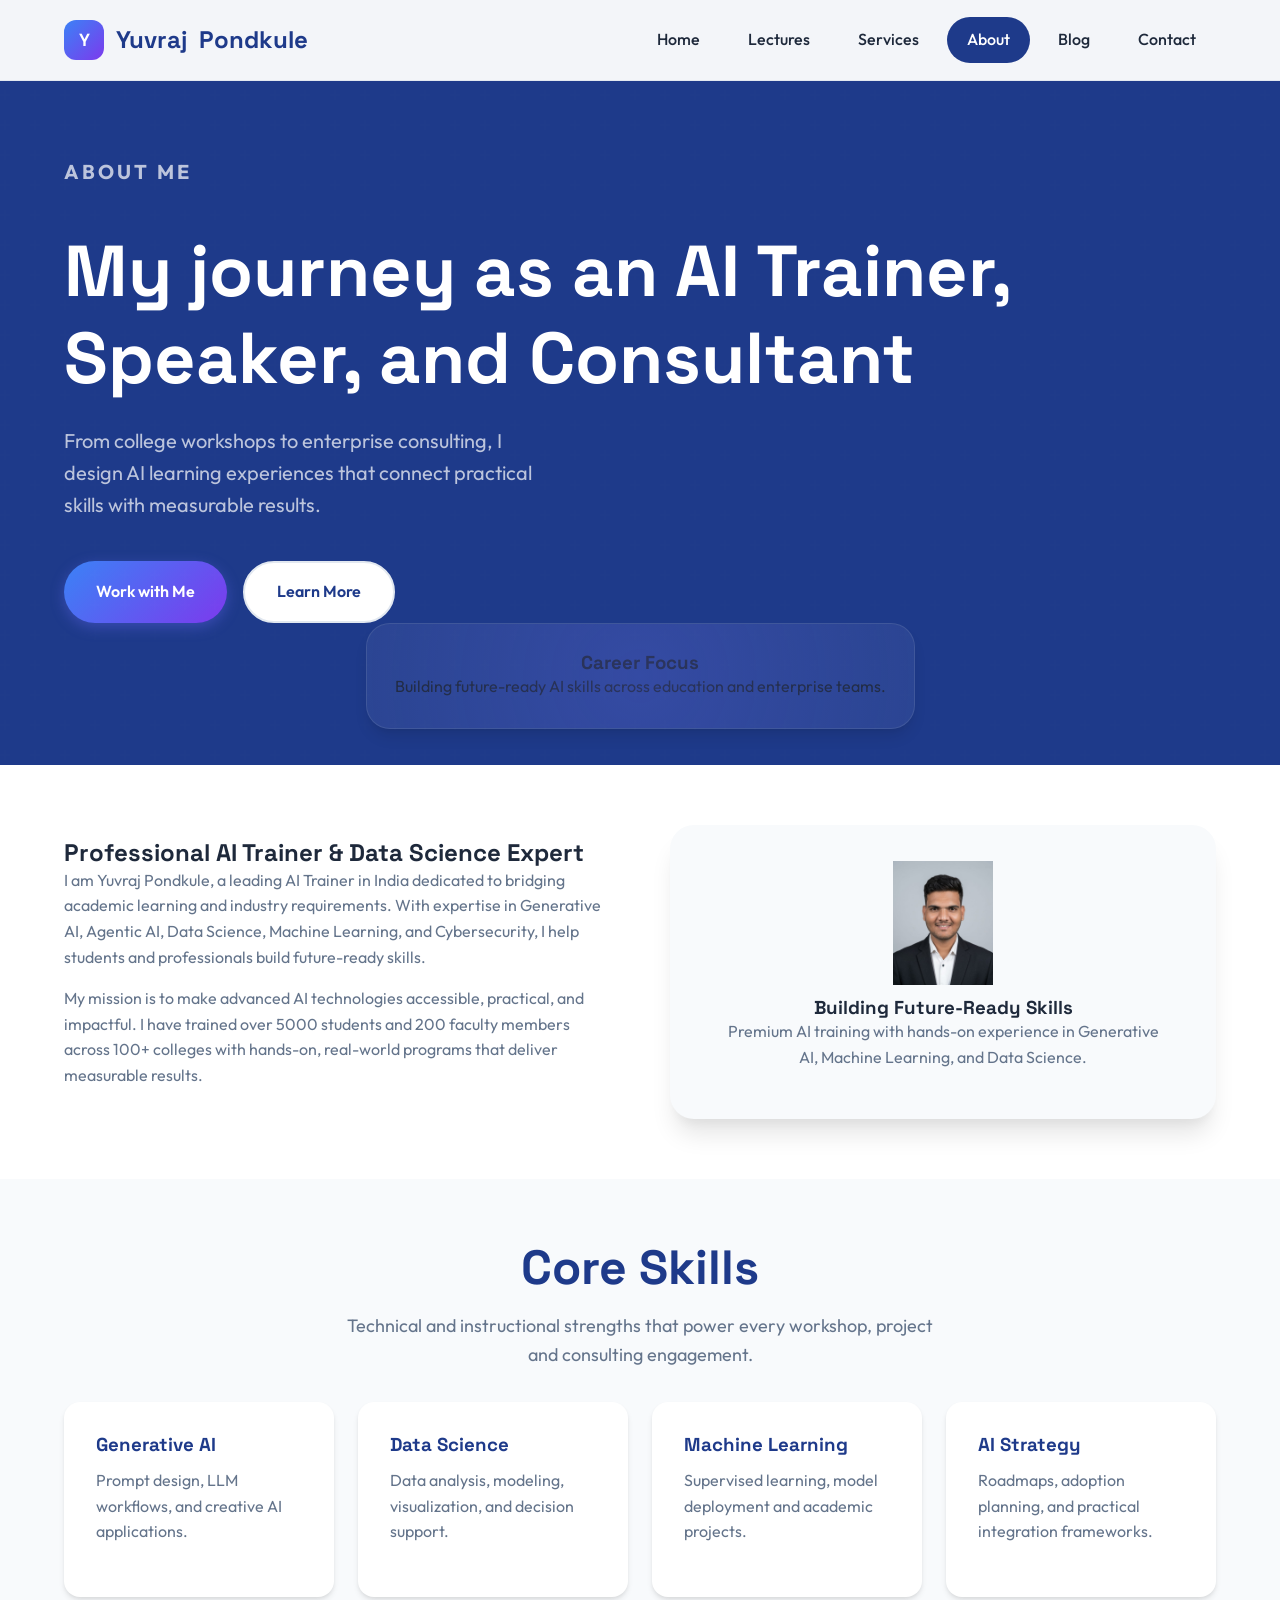
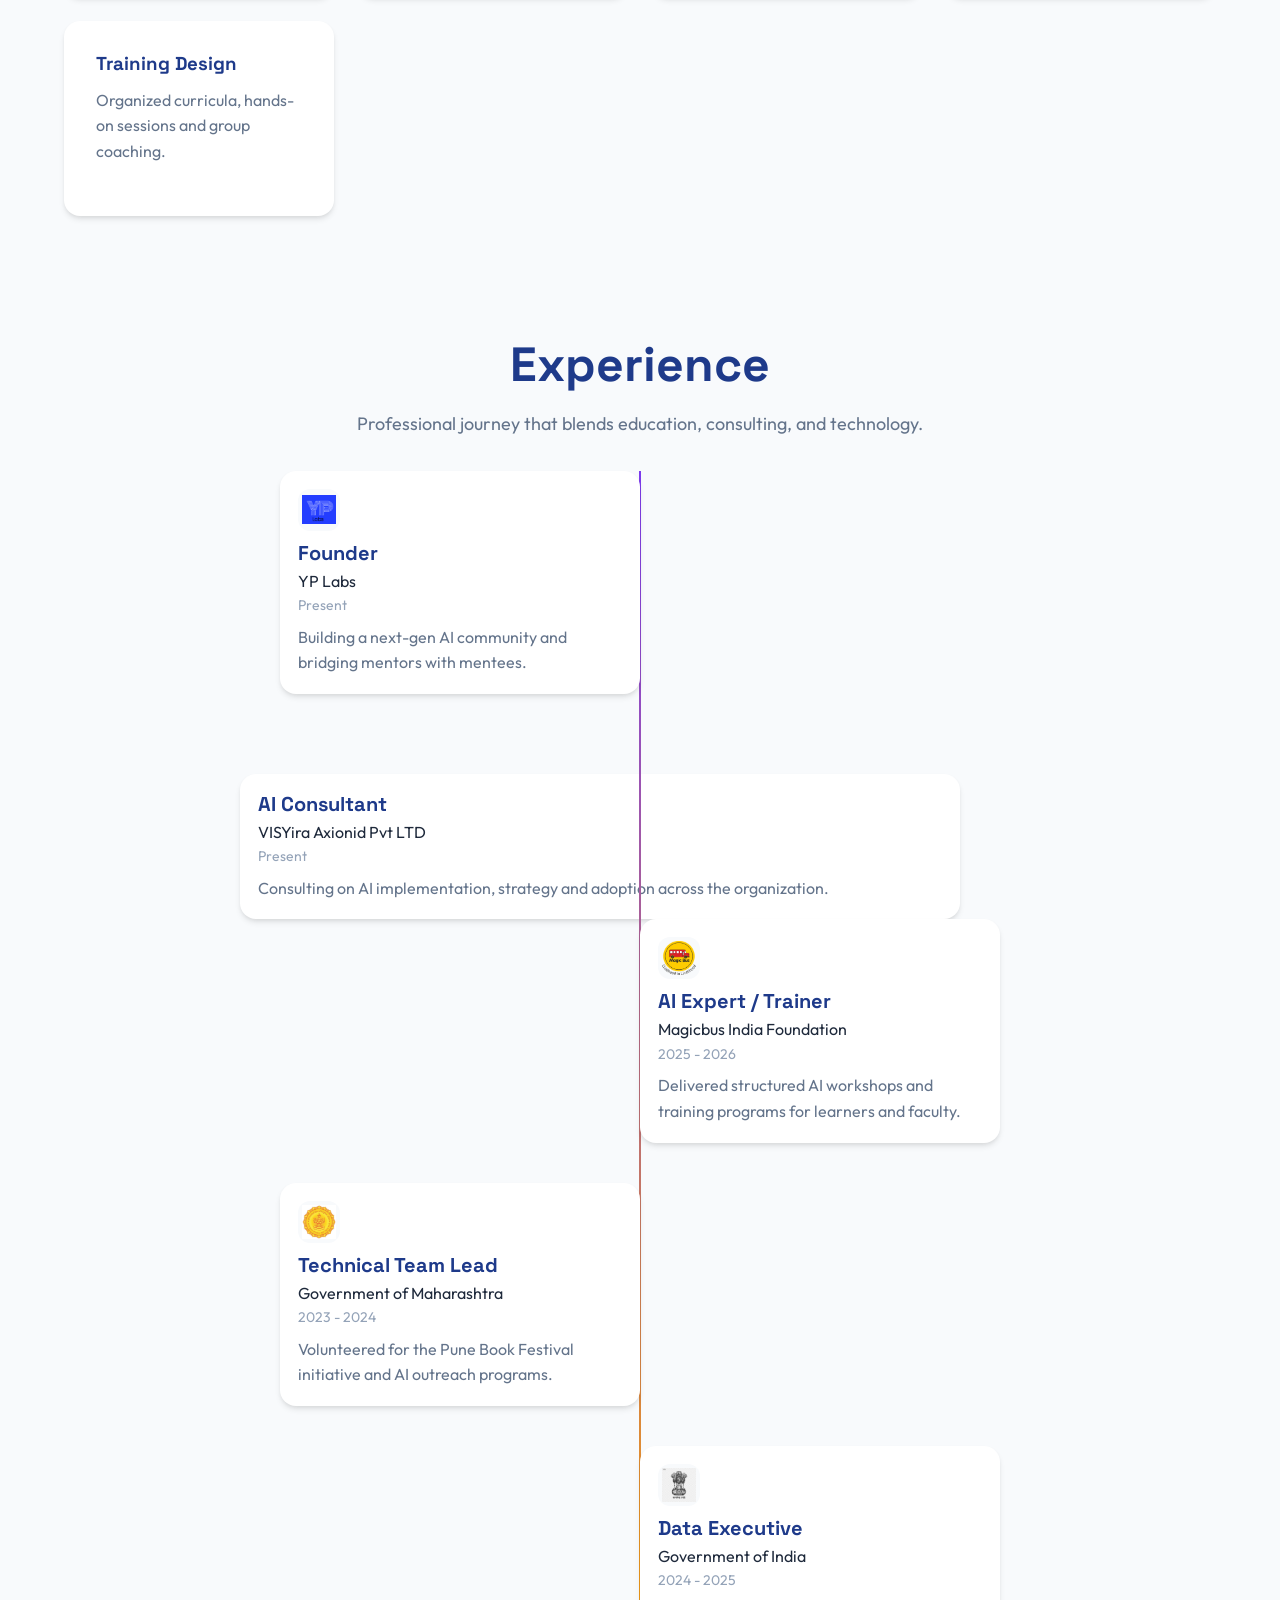
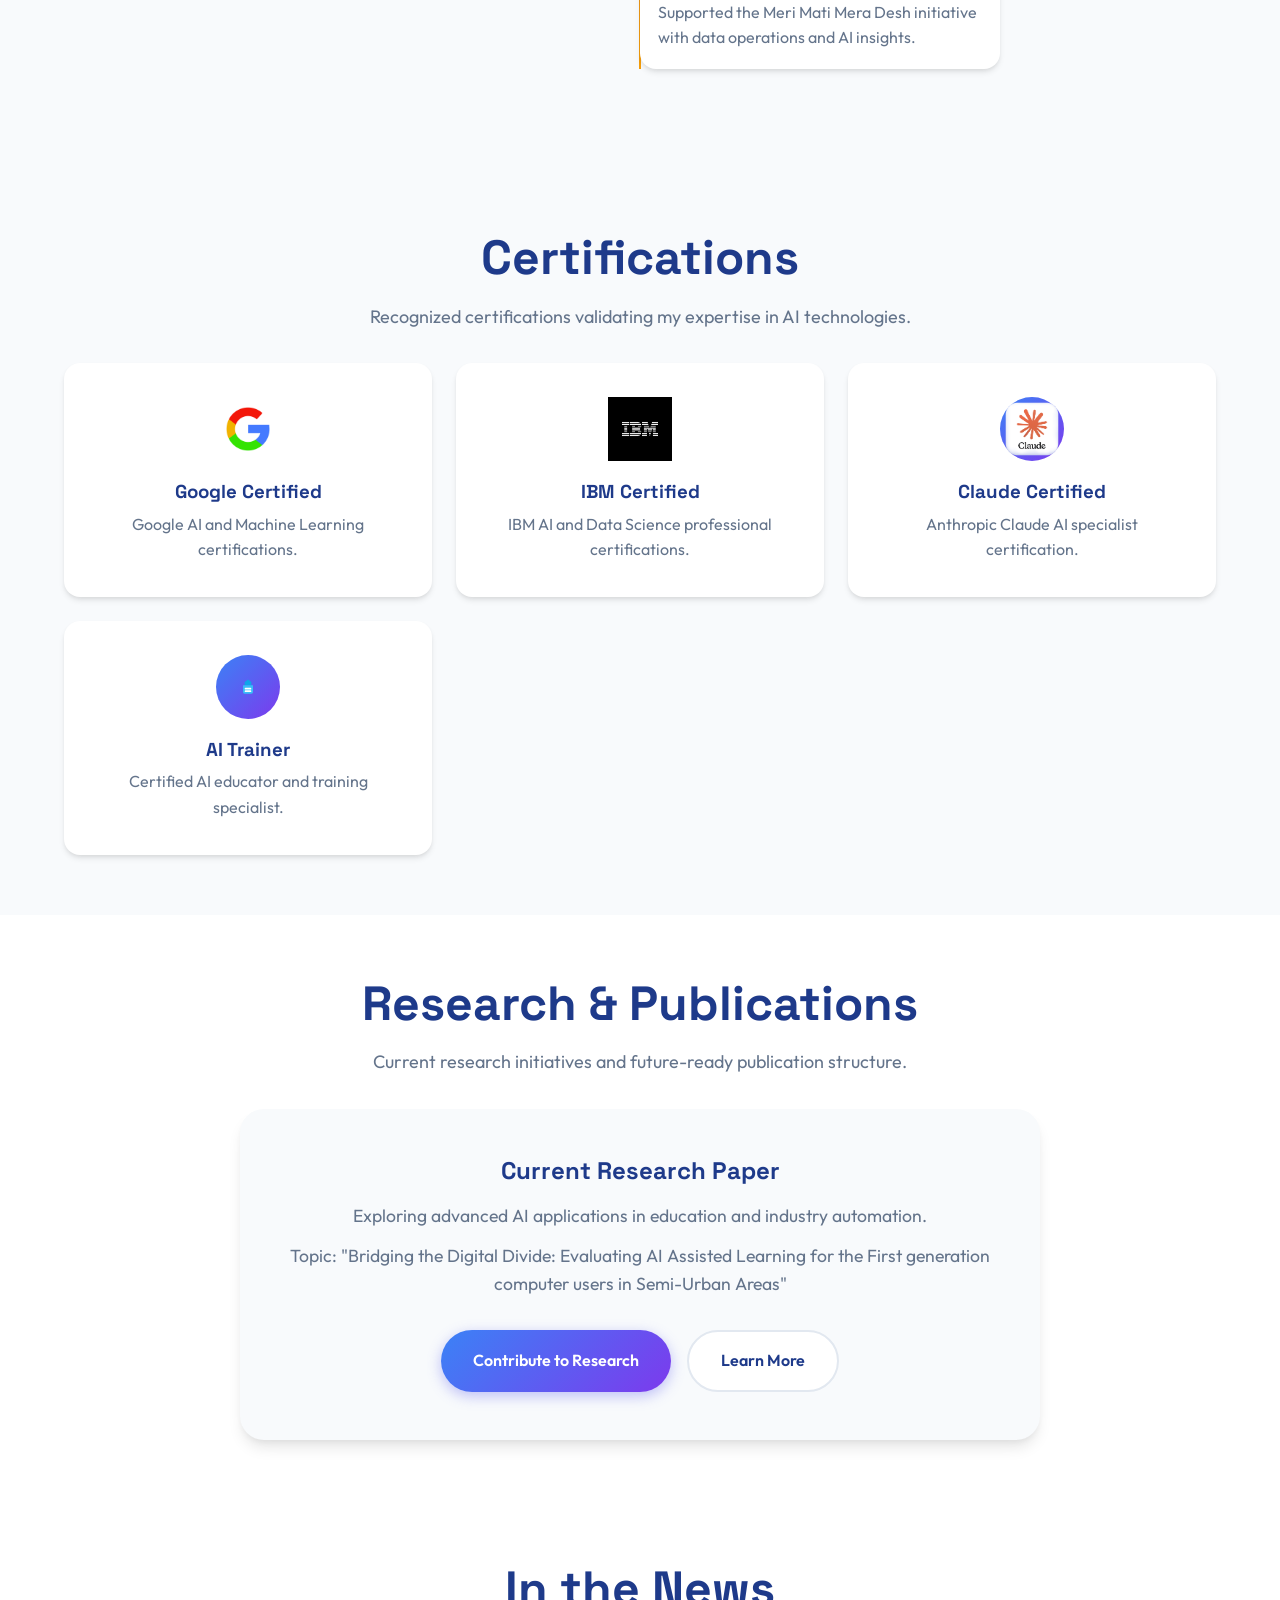
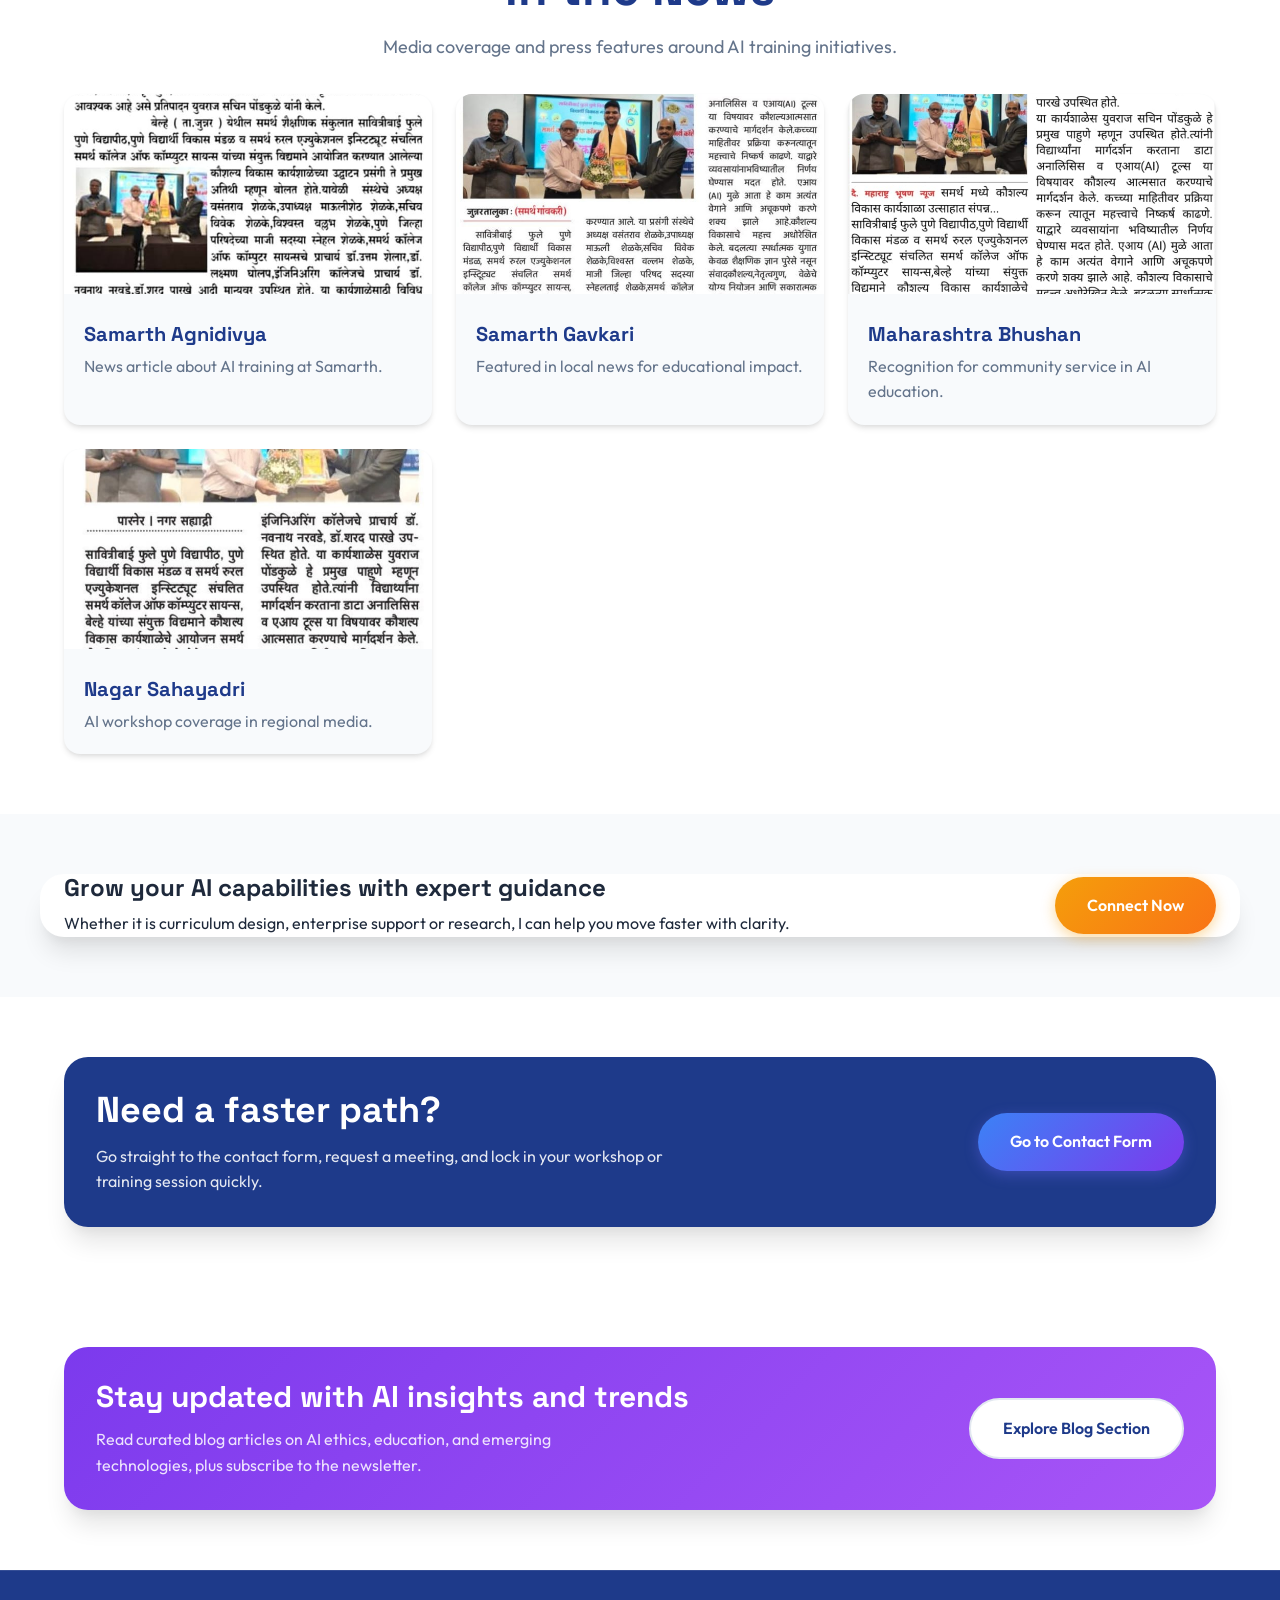
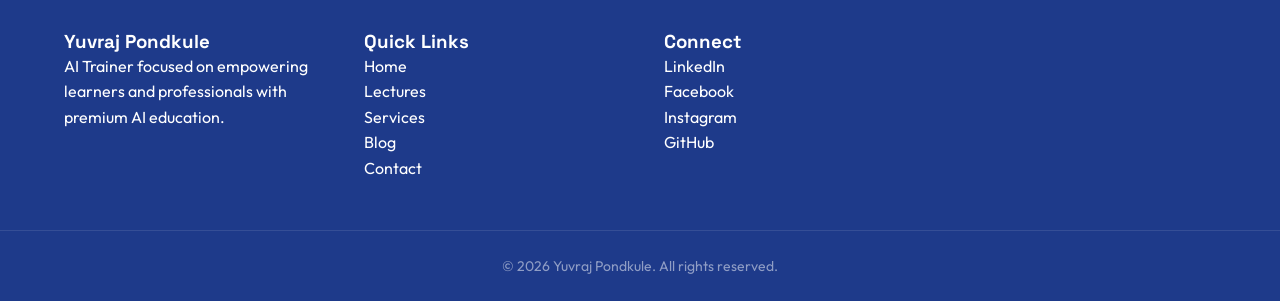
<file: about.html>
<!DOCTYPE html>
<html lang="en">
<head>
    <meta charset="UTF-8">
    <meta name="viewport" content="width=device-width, initial-scale=1.0">
    <title>About | Yuvraj Pondkule</title>
    <meta name="description" content="About Yuvraj Pondkule — journey, education, experience, skills, certifications, and AI research initiatives.">
    <link rel="icon" href="Logos/Website logo.png">
    <link rel="stylesheet" href="style.css">
    <script defer src="script.js"></script>
</head>
<body class="page page-about">
    <div class="page-transition" aria-hidden="true"></div>
    <header class="header">
        <div class="container header-content">
            <div class="logo"><span class="logo-icon">Y</span> Yuvraj<span>Pondkule</span></div>
            <nav class="nav" aria-label="Primary navigation">
                <a class="nav-link" href="index.html">Home</a>
                <a class="nav-link" href="lectures.html">Lectures</a>
                <a class="nav-link" href="services.html">Services</a>
                <a class="nav-link" href="about.html">About</a>
                <a class="nav-link" href="blog.html">Blog</a>
                <a class="nav-link" href="contact.html">Contact</a>
            </nav>
            <button class="mobile-toggle" aria-label="Toggle navigation"><span class="mobile-icon" aria-hidden="true"><span></span></span></button>
        </div>
    </header>

    <main>
        <section class="hero hero-compact" id="top">
            <div class="container">
                <div class="hero-text">
                    <p class="eyebrow">About Me</p>
                    <h1>My journey as an AI Trainer, Speaker, and Consultant</h1>
                    <p>From college workshops to enterprise consulting, I design AI learning experiences that connect practical skills with measurable results.</p>
                    <div class="hero-buttons">
                        <a href="contact.html#contact-form" class="btn btn-primary">Work with Me</a>
                        <a href="contact.html#contact-form" class="btn btn-secondary">Learn More</a>
                    </div>
                </div>
                <div class="hero-visual hero-visual-small">
                    <div class="hero-card hero-card-mini">
                        <h3>Career Focus</h3>
                        <p>Building future-ready AI skills across education and enterprise teams.</p>
                    </div>
                </div>
            </div>
        </section>

        <section class="section about" id="about-summary">
            <div class="container about-content">
                <div class="about-text">
                    <h2>Professional AI Trainer & Data Science Expert</h2>
                    <p>I am Yuvraj Pondkule, a leading AI Trainer in India dedicated to bridging academic learning and industry requirements. With expertise in Generative AI, Agentic AI, Data Science, Machine Learning, and Cybersecurity, I help students and professionals build future-ready skills.</p>
                    <p>My mission is to make advanced AI technologies accessible, practical, and impactful. I have trained over 5000 students and 200 faculty members across 100+ colleges with hands-on, real-world programs that deliver measurable results.</p>
                </div>
                <div class="about-visual">
                    <div class="about-card">
                        <div class="about-card-icon">
                            <img src="profile photo.jpeg" alt="Yuvraj Pondkule" loading="lazy">
                        </div>
                        <h3>Building Future-Ready Skills</h3>
                        <p>Premium AI training with hands-on experience in Generative AI, Machine Learning, and Data Science.</p>
                    </div>
                </div>
            </div>
        </section>

        <section class="section skills" id="skills">
            <div class="container">
                <div class="section-header">
                    <h2>Core Skills</h2>
                    <p>Technical and instructional strengths that power every workshop, project and consulting engagement.</p>
                </div>
                <div class="skill-grid cards-grid">
                    <div class="skill-card project-card">
                        <h3>Generative AI</h3>
                        <p>Prompt design, LLM workflows, and creative AI applications.</p>
                    </div>
                    <div class="skill-card project-card">
                        <h3>Data Science</h3>
                        <p>Data analysis, modeling, visualization, and decision support.</p>
                    </div>
                    <div class="skill-card project-card">
                        <h3>Machine Learning</h3>
                        <p>Supervised learning, model deployment and academic projects.</p>
                    </div>
                    <div class="skill-card project-card">
                        <h3>AI Strategy</h3>
                        <p>Roadmaps, adoption planning, and practical integration frameworks.</p>
                    </div>
                    <div class="skill-card project-card">
                        <h3>Training Design</h3>
                        <p>Organized curricula, hands-on sessions and group coaching.</p>
                    </div>
                </div>
            </div>
        </section>

        <section class="section experience" id="experience">
            <div class="container">
                <div class="section-header">
                    <h2>Experience</h2>
                    <p>Professional journey that blends education, consulting, and technology.</p>
                </div>
                <div class="timeline">
                    <div class="timeline-item">
                        <div class="timeline-content">
                            <div class="company-logo"><img src="Client logos/YP labs Logo.png" alt="YP Labs" loading="lazy"></div>
                            <h3>Founder</h3>
                            <div class="company">YP Labs</div>
                            <div class="timeline-date">Present</div>
                            <p>Building a next-gen AI community and bridging mentors with mentees.</p>
                        </div>
                    </div>
                    <div class="timeline-item">
                    </div>
                    <div class="timeline-00item">
                        <div class="timeline-content">
                            <h3>AI Consultant</h3>
                            <div class="company">VISYira Axionid Pvt LTD</div>
                            <div class="timeline-date">Present</div>
                            <p>Consulting on AI implementation, strategy and adoption across the organization.</p>
                        </div>
                    </div>
                    <div class="timeline-item">
                        <div class="timeline-content">
                            <div class="company-logo"><img src="Client logos/Magicbus logo.png" alt="Magicbus" loading="lazy"></div>
                            <h3>AI Expert / Trainer</h3>
                            <div class="company">Magicbus India Foundation</div>
                            <div class="timeline-date">2025 - 2026</div>
                            <p>Delivered structured AI workshops and training programs for learners and faculty.</p>
                        </div>
                    </div>
                    <div class="timeline-item">
                        <div class="timeline-content">
                            <div class="company-logo"><img src="Client logos/Government Of Maharashtra.jpg" alt="Government of Maharashtra" loading="lazy"></div>
                            <h3>Technical Team Lead</h3>
                            <div class="company">Government of Maharashtra</div>
                            <div class="timeline-date">2023 - 2024</div>
                            <p>Volunteered for the Pune Book Festival initiative and AI outreach programs.</p>
                        </div>
                    </div>
                    <div class="timeline-item">
                        <div class="timeline-content">
                            <div class="company-logo"><img src="Client logos/Government of India.jpg" alt="Government of India" loading="lazy"></div>
                            <h3>Data Executive</h3>
                            <div class="company">Government of India</div>
                            <div class="timeline-date">2024 - 2025</div>
                            <p>Supported the Meri Mati Mera Desh initiative with data operations and AI insights.</p>
                        </div>
                    </div>
                </div>
            </div>
        </section>


        <section class="section certifications" id="certifications">
            <div class="container">
                <div class="section-header">
                    <h2>Certifications</h2>
                    <p>Recognized certifications validating my expertise in AI technologies.</p>
                </div>
                <div class="certifications-grid">
                    <div class="certification-card">
                        <div class="certification-icon google-logo">
                            <img src="Logos/google logo.jpg" alt="Google" loading="lazy">
                        </div>
                        <h3>Google Certified</h3>
                        <p>Google AI and Machine Learning certifications.</p>
                    </div>
                    <div class="certification-card">
                        <div class="certification-icon">
                            <img src="Client logos/IBM logo.png" alt="IBM" loading="lazy">
                        </div>
                        <h3>IBM Certified</h3>
                        <p>IBM AI and Data Science professional certifications.</p>
                    </div>
                    <div class="certification-card">
                        <div class="certification-icon">
                            <img src="Logos/claude logo.webp" alt="Claude" loading="lazy">
                        </div>
                        <h3>Claude Certified</h3>
                        <p>Anthropic Claude AI specialist certification.</p>
                    </div>
                    <div class="certification-card">
                        <div class="certification-icon">
                            <svg class="icon-svg" viewBox="0 0 24 24" aria-hidden="true" xmlns="http://www.w3.org/2000/svg">
                                <path d="M12 3 8 6v4h8V6l-4-3z" fill="#0EA5E9"/>
                                <path d="M6 10h12v8a2 2 0 0 1-2 2H8a2 2 0 0 1-2-2v-8z" fill="#38BDF8"/>
                                <path d="M9 14h6" stroke="#fff" stroke-width="2" stroke-linecap="round"/>
                                <path d="M9 17h6" stroke="#fff" stroke-width="2" stroke-linecap="round"/>
                            </svg>
                        </div>
                        <h3>AI Trainer</h3>
                        <p>Certified AI educator and training specialist.</p>
                    </div>
                </div>
            </div>
        </section>

        <section class="section research" id="research">
            <div class="container">
                <div class="section-header">
                    <h2>Research & Publications</h2>
                    <p>Current research initiatives and future-ready publication structure.</p>
                </div>
                <div class="research-content">
                    <div class="research-paper">
                        <h3>Current Research Paper</h3>
                        <p>Exploring advanced AI applications in education and industry automation.</p>
                        <p>Topic: "Bridging the Digital Divide: Evaluating AI Assisted Learning for the First generation computer users in Semi-Urban Areas"</p>
                        <div class="research-actions">
                            <a href="mailto:pondkuleyuvraj@gmail.com?subject=Research Collaboration Interest" class="btn btn-primary">Contribute to Research</a>
                            <a href="contact.html" class="btn btn-secondary">Learn More</a>
                        </div>
                    </div>
                </div>
            </div>
        </section>

        <section class="section news" id="news">
            <div class="container">
                <div class="section-header">
                    <h2>In the News</h2>
                    <p>Media coverage and press features around AI training initiatives.</p>
                </div>
                <div class="news-grid">
                    <a class="news-card news-card-link" href="News/Samarth Agnidivya.jpeg" target="_blank" rel="noreferrer">
                        <img src="News/Samarth Agnidivya.jpeg" alt="Samarth Agnidivya News">
                        <h3>Samarth Agnidivya</h3>
                        <p>News article about AI training at Samarth.</p>
                    </a>
                    <a class="news-card news-card-link" href="News/Samarth Gavkari.jpeg" target="_blank" rel="noreferrer">
                        <img src="News/Samarth Gavkari.jpeg" alt="Samarth Gavkari News">
                        <h3>Samarth Gavkari</h3>
                        <p>Featured in local news for educational impact.</p>
                    </a>
                    <a class="news-card news-card-link" href="News/Samarth Maharashtra Bhushan.jpeg" target="_blank" rel="noreferrer">
                        <img src="News/Samarth Maharashtra Bhushan.jpeg" alt="Samarth Maharashtra Bhushan News">
                        <h3>Maharashtra Bhushan</h3>
                        <p>Recognition for community service in AI education.</p>
                    </a>
                    <a class="news-card news-card-link" href="News/Samarth Nagar Sahayadri.jpeg" target="_blank" rel="noreferrer">
                        <img src="News/Samarth Nagar Sahayadri.jpeg" alt="Samarth Nagar Sahayadri News">
                        <h3>Nagar Sahayadri</h3>
                        <p>AI workshop coverage in regional media.</p>
                    </a>
                </div>
            </div>
        </section>

        <section class="section section-contact-cta">
            <div class="container info-panel">
                <div>
                    <h2>Grow your AI capabilities with expert guidance</h2>
                    <p>Whether it is curriculum design, enterprise support or research, I can help you move faster with clarity.</p>
                </div>
                <a href="contact.html#contact-form" class="btn btn-accent">Connect Now</a>
            </div>
        </section>
        <section class="section section-next-step">
            <div class="container">
                <div class="next-step-panel">
                    <div>
                        <h2>Need a faster path?</h2>
                        <p>Go straight to the contact form, request a meeting, and lock in your workshop or training session quickly.</p>
                    </div>
                    <a href="contact.html#contact-form" class="btn btn-primary">Go to Contact Form</a>
                </div>
            </div>
        </section>
        <section class="section section-page-nav">
            <div class="container">
                <div class="page-nav-panel">
                    <div>
                        <h3>Stay updated with AI insights and trends</h3>
                        <p>Read curated blog articles on AI ethics, education, and emerging technologies, plus subscribe to the newsletter.</p>
                    </div>
                    <a href="blog.html" class="btn btn-secondary">Explore Blog Section</a>
                </div>
            </div>
        </section>
    </main>

    <footer class="footer">
        <div class="container footer-content">
            <div class="footer-section">
                <h3>Yuvraj Pondkule</h3>
                <p>AI Trainer focused on empowering learners and professionals with premium AI education.</p>
            </div>
            <div class="footer-section">
                <h3>Quick Links</h3>
                <ul>
                    <li><a href="index.html">Home</a></li>
                    <li><a href="lectures.html">Lectures</a></li>
                    <li><a href="services.html">Services</a></li>
                    <li><a href="blog.html">Blog</a></li>
                    <li><a href="contact.html">Contact</a></li>
                </ul>
            </div>
            <div class="footer-section">
                <h3>Connect</h3>
                <ul>
                    <li><a href="https://www.linkedin.com/in/yuvraj-pondkule-757314212" target="_blank">LinkedIn</a></li>
                    <li><a href="https://www.facebook.com/yuvraj.pondkuele" target="_blank">Facebook</a></li>
                    <li><a href="https://www.instagram.com/yuvraj_pondkule" target="_blank">Instagram</a></li>
                    <li><a href="https://github.com/yuvrajinsights" target="_blank">GitHub</a></li>
                </ul>
            </div>
        </div>
        <div class="footer-bottom"><p>&copy; 2026 Yuvraj Pondkule. All rights reserved.</p></div>
    </footer>
</body>
</html>
</file>
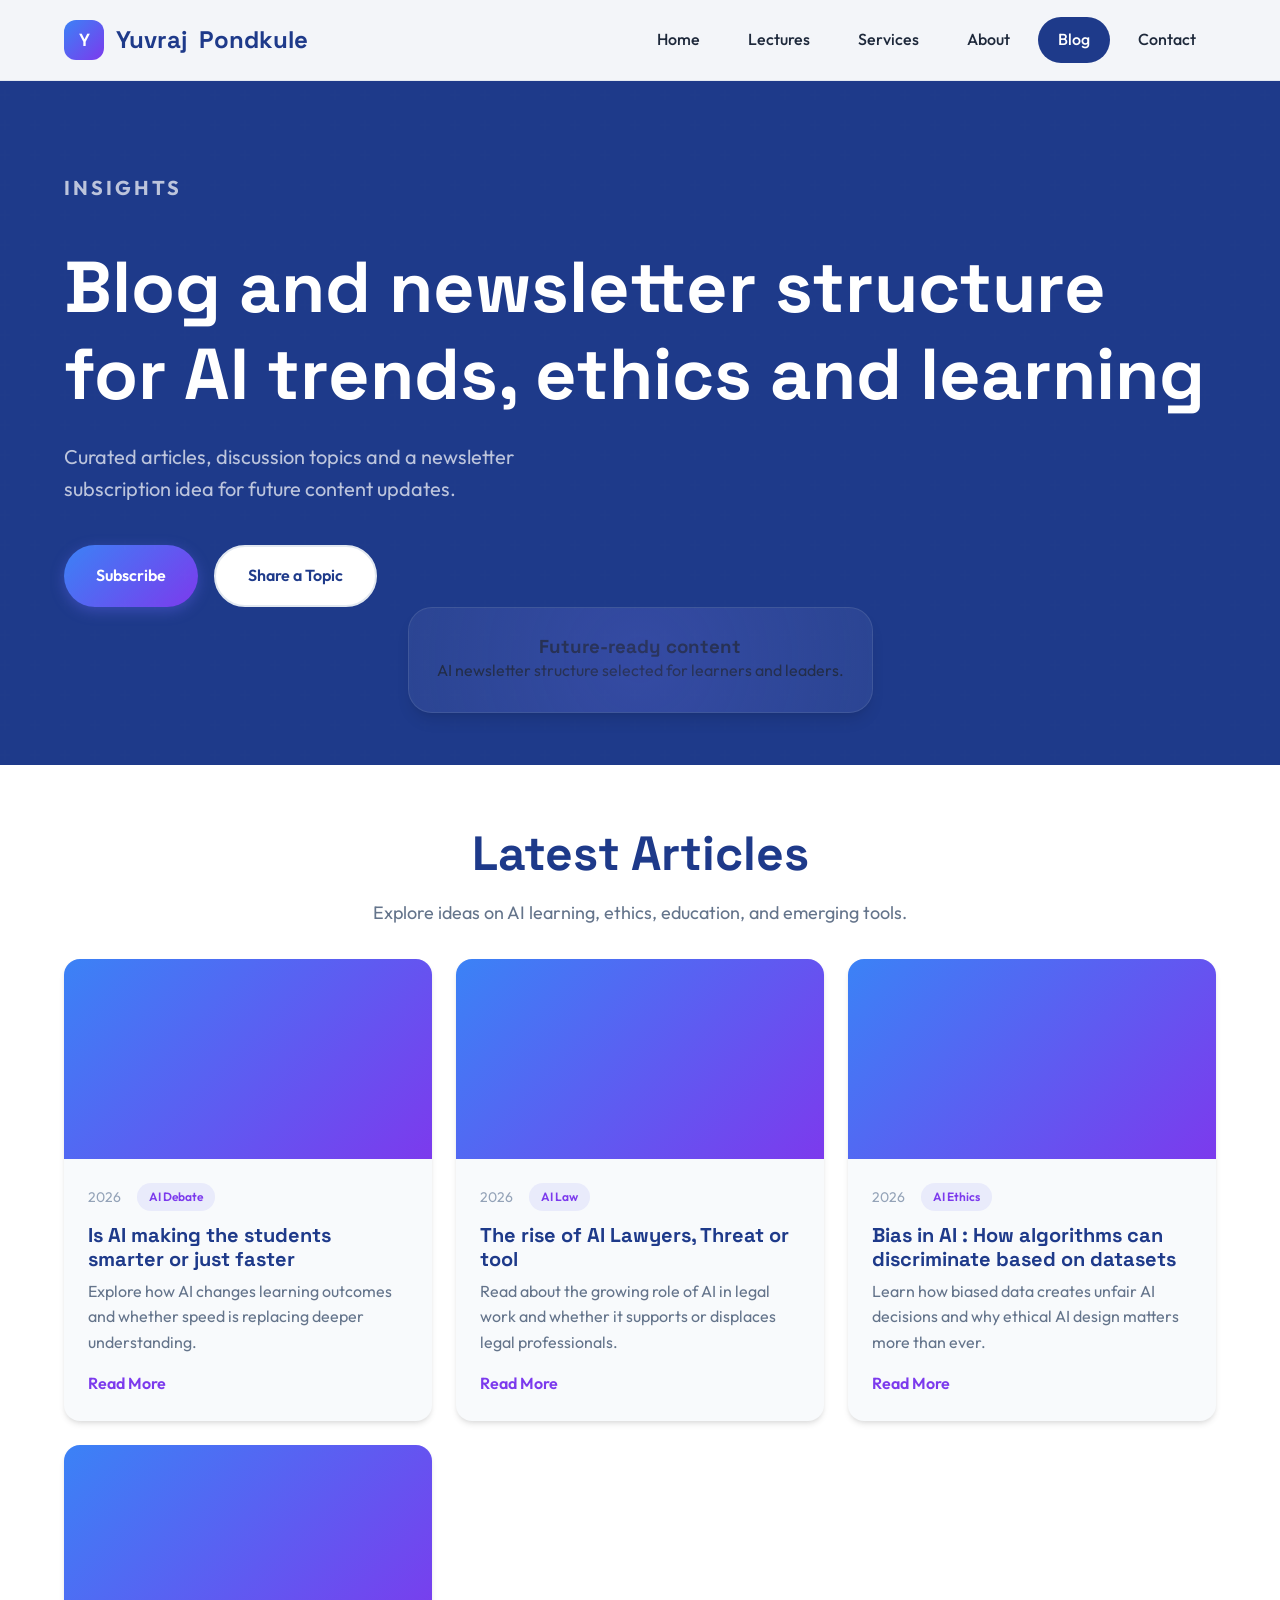
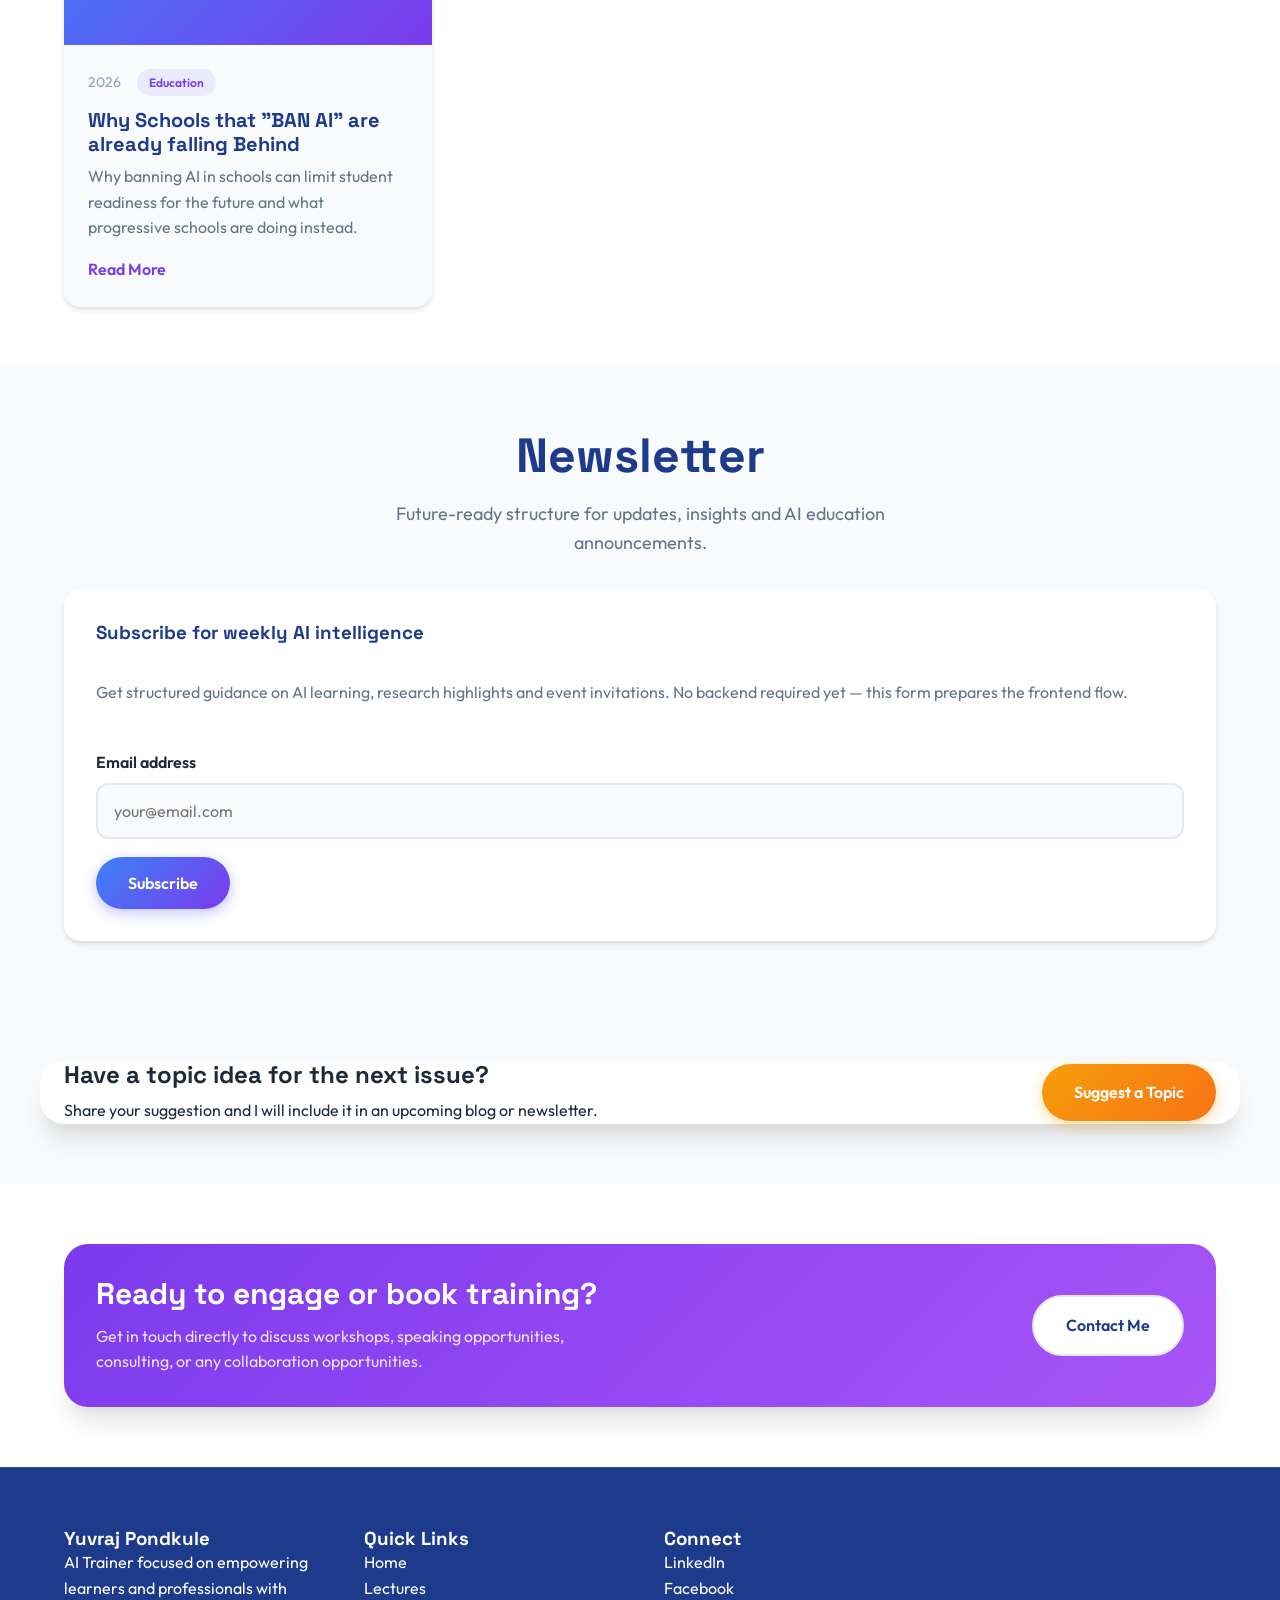
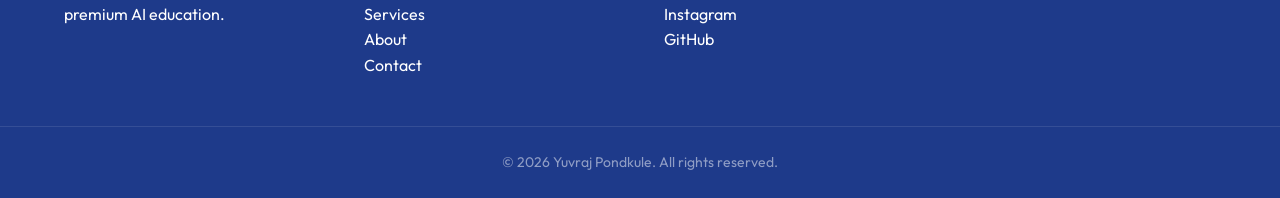
<file: blog.html>
<!DOCTYPE html>
<html lang="en">
<head>
    <meta charset="UTF-8">
    <meta name="viewport" content="width=device-width, initial-scale=1.0">
    <title>Blog & Newsletter | Yuvraj Pondkule</title>
    <meta name="description" content="AI insights blog and newsletter page by Yuvraj Pondkule. Subscribe for future-ready AI learning content and weekly updates.">
    <link rel="icon" href="Logos/Website logo.png">
    <link rel="stylesheet" href="style.css">
    <script defer src="script.js"></script>
</head>
<body class="page page-blog">
    <div class="page-transition" aria-hidden="true"></div>
    <header class="header">
        <div class="container header-content">
            <div class="logo"><span class="logo-icon">Y</span> Yuvraj<span>Pondkule</span></div>
            <nav class="nav" aria-label="Primary navigation">
                <a class="nav-link" href="index.html">Home</a>
                <a class="nav-link" href="lectures.html">Lectures</a>
                <a class="nav-link" href="services.html">Services</a>
                <a class="nav-link" href="about.html">About</a>
                <a class="nav-link" href="blog.html">Blog</a>
                <a class="nav-link" href="contact.html">Contact</a>
            </nav>
            <button class="mobile-toggle" aria-label="Toggle navigation"><span class="mobile-icon" aria-hidden="true"><span></span></span></button>
        </div>
    </header>

    <main>
        <section class="hero hero-compact" id="top">
            <div class="container">
                <div class="hero-text">
                    <p class="eyebrow">Insights</p>
                    <h1>Blog and newsletter structure for AI trends, ethics and learning</h1>
                    <p>Curated articles, discussion topics and a newsletter subscription idea for future content updates.</p>
                    <div class="hero-buttons">
                        <a href="#newsletter" class="btn btn-primary">Subscribe</a>
                        <a href="contact.html#contact-form" class="btn btn-secondary">Share a Topic</a>
                    </div>
                </div>
                <div class="hero-visual hero-visual-small">
                    <div class="hero-card hero-card-mini">
                        <h3>Future-ready content</h3>
                        <p>AI newsletter structure selected for learners and leaders.</p>
                    </div>
                </div>
            </div>
        </section>

        <section class="section blog" id="articles">
            <div class="container">
                <div class="section-header">
                    <h2>Latest Articles</h2>
                    <p>Explore ideas on AI learning, ethics, education, and emerging tools.</p>
                </div>
                <div class="blog-grid">
                    <article class="blog-card">
                        <div class="blog-image"></div>
                        <div class="blog-content">
                            <div class="blog-meta">
                                <span class="blog-date">2026</span>
                                <span class="blog-tag">AI Debate</span>
                            </div>
                            <h3>Is AI making the students smarter or just faster</h3>
                            <p>Explore how AI changes learning outcomes and whether speed is replacing deeper understanding.</p>
                            <a href="mailto:pondkuleyuvraj@gmail.com?subject=Blog%20Inquiry%20-%20Is%20AI%20making%20students%20smarter" class="blog-link">Read More</a>
                        </div>
                    </article>
                    <article class="blog-card">
                        <div class="blog-image"></div>
                        <div class="blog-content">
                            <div class="blog-meta">
                                <span class="blog-date">2026</span>
                                <span class="blog-tag">AI Law</span>
                            </div>
                            <h3>The rise of AI Lawyers, Threat or tool</h3>
                            <p>Read about the growing role of AI in legal work and whether it supports or displaces legal professionals.</p>
                            <a href="mailto:pondkuleyuvraj@gmail.com?subject=Blog%20Inquiry%20-%20AI%20Lawyers" class="blog-link">Read More</a>
                        </div>
                    </article>
                    <article class="blog-card">
                        <div class="blog-image"></div>
                        <div class="blog-content">
                            <div class="blog-meta">
                                <span class="blog-date">2026</span>
                                <span class="blog-tag">AI Ethics</span>
                            </div>
                            <h3>Bias in AI : How algorithms can discriminate based on datasets</h3>
                            <p>Learn how biased data creates unfair AI decisions and why ethical AI design matters more than ever.</p>
                            <a href="mailto:pondkuleyuvraj@gmail.com?subject=Blog%20Inquiry%20-%20Bias%20in%20AI" class="blog-link">Read More</a>
                        </div>
                    </article>
                    <article class="blog-card">
                        <div class="blog-image"></div>
                        <div class="blog-content">
                            <div class="blog-meta">
                                <span class="blog-date">2026</span>
                                <span class="blog-tag">Education</span>
                            </div>
                            <h3>Why Schools that "BAN AI" are already falling Behind</h3>
                            <p>Why banning AI in schools can limit student readiness for the future and what progressive schools are doing instead.</p>
                            <a href="mailto:pondkuleyuvraj@gmail.com?subject=Blog%20Inquiry%20-%20AI%20in%20Schools" class="blog-link">Read More</a>
                        </div>
                    </article>
                </div>
            </div>
        </section>

        <section class="section newsletter" id="newsletter">
            <div class="container">
                <div class="section-header">
                    <h2>Newsletter</h2>
                    <p>Future-ready structure for updates, insights and AI education announcements.</p>
                </div>
                <div class="newsletter-panel project-card">
                    <h3>Subscribe for weekly AI intelligence</h3>
                    <p>Get structured guidance on AI learning, research highlights and event invitations. No backend required yet — this form prepares the frontend flow.</p>
                    <form class="newsletter-form" action="mailto:pondkuleyuvraj@gmail.com" method="GET" novalidate>
                        <div class="form-group">
                            <label for="newsletter-email">Email address</label>
                            <input type="email" id="newsletter-email" name="to" placeholder="your@email.com" required>
                        </div>
                        <button type="submit" class="btn btn-primary">Subscribe</button>
                    </form>
                </div>
            </div>
        </section>

        <section class="section section-contact-cta">
            <div class="container info-panel">
                <div>
                    <h2>Have a topic idea for the next issue?</h2>
                    <p>Share your suggestion and I will include it in an upcoming blog or newsletter.</p>
                </div>
                <a href="mailto:pondkuleyuvraj@gmail.com" class="btn btn-accent">Suggest a Topic</a>
            </div>
        </section>
        <section class="section section-page-nav">
            <div class="container">
                <div class="page-nav-panel">
                    <div>
                        <h3>Ready to engage or book training?</h3>
                        <p>Get in touch directly to discuss workshops, speaking opportunities, consulting, or any collaboration opportunities.</p>
                    </div>
                    <a href="contact.html" class="btn btn-secondary">Contact Me</a>
                </div>
            </div>
        </section>
    </main>

    <footer class="footer">
        <div class="container footer-content">
            <div class="footer-section">
                <h3>Yuvraj Pondkule</h3>
                <p>AI Trainer focused on empowering learners and professionals with premium AI education.</p>
            </div>
            <div class="footer-section">
                <h3>Quick Links</h3>
                <ul>
                    <li><a href="index.html">Home</a></li>
                    <li><a href="lectures.html">Lectures</a></li>
                    <li><a href="services.html">Services</a></li>
                    <li><a href="about.html">About</a></li>
                    <li><a href="contact.html">Contact</a></li>
                </ul>
            </div>
            <div class="footer-section">
                <h3>Connect</h3>
                <ul>
                    <li><a href="https://www.linkedin.com/in/yuvraj-pondkule-757314212" target="_blank">LinkedIn</a></li>
                    <li><a href="https://www.facebook.com/yuvraj.pondkuele" target="_blank">Facebook</a></li>
                    <li><a href="https://www.instagram.com/yuvraj_pondkule" target="_blank">Instagram</a></li>
                    <li><a href="https://github.com/yuvrajinsights" target="_blank">GitHub</a></li>
                </ul>
            </div>
        </div>
        <div class="footer-bottom"><p>&copy; 2026 Yuvraj Pondkule. All rights reserved.</p></div>
    </footer>
</body>
</html>
</file>
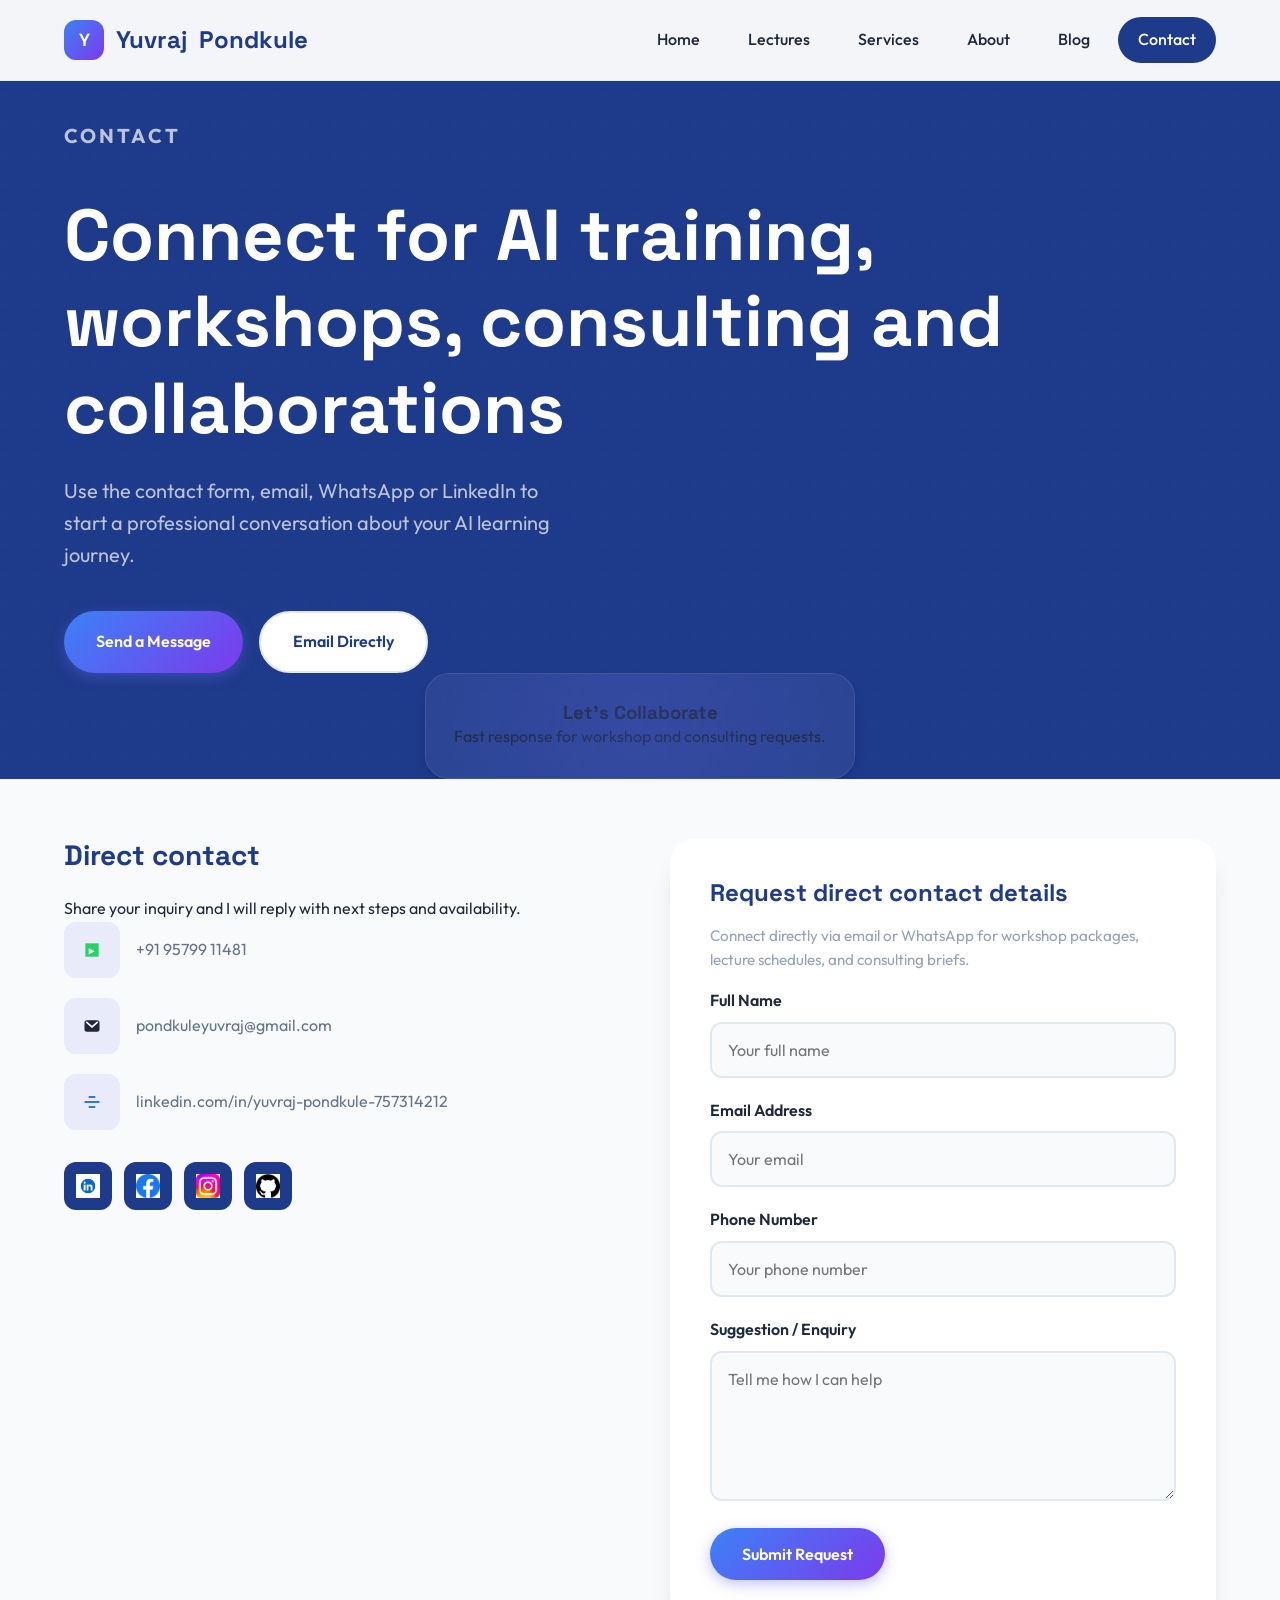
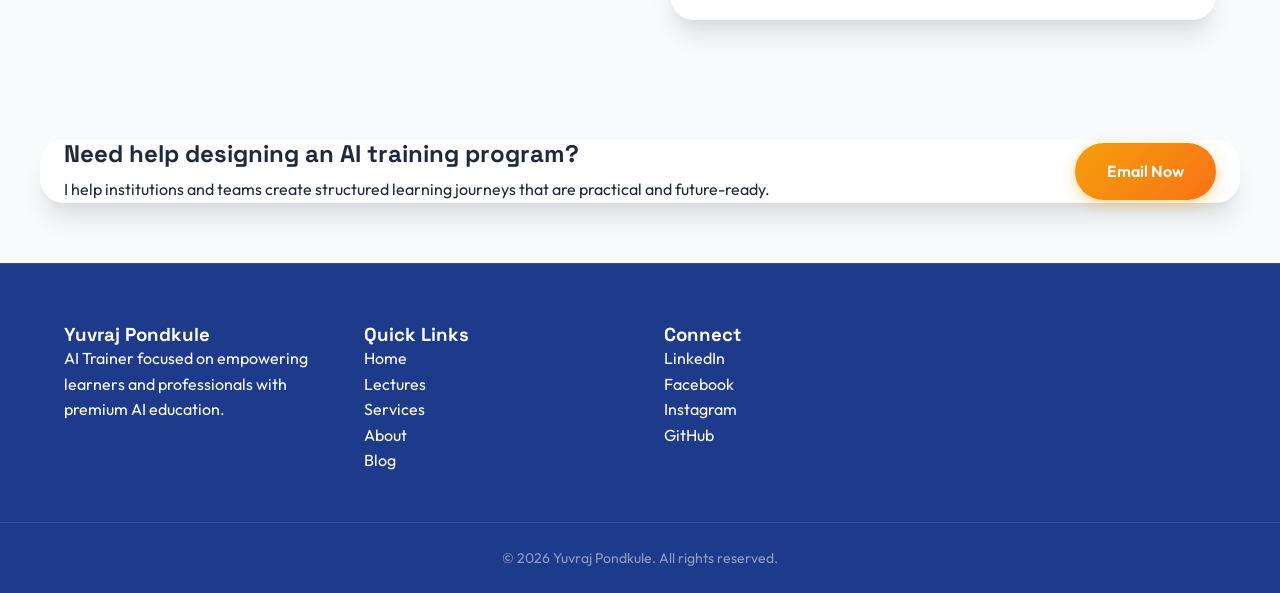
<file: contact.html>
<!DOCTYPE html>
<html lang="en">
<head>
    <meta charset="UTF-8">
    <meta name="viewport" content="width=device-width, initial-scale=1.0">
    <title>Contact | Yuvraj Pondkule</title>
    <meta name="description" content="Contact AI Trainer Yuvraj Pondkule for AI training, lectures, consulting, and collaborations.">
    <link rel="icon" href="Logos/Website logo.png">
    <link rel="stylesheet" href="style.css">
    <script defer src="script.js"></script>
</head>
<body class="page page-contact">
    <div class="page-transition" aria-hidden="true"></div>
    <header class="header">
        <div class="container header-content">
            <div class="logo"><span class="logo-icon">Y</span> Yuvraj<span>Pondkule</span></div>
            <nav class="nav" aria-label="Primary navigation">
                <a class="nav-link" href="index.html">Home</a>
                <a class="nav-link" href="lectures.html">Lectures</a>
                <a class="nav-link" href="services.html">Services</a>
                <a class="nav-link" href="about.html">About</a>
                <a class="nav-link" href="blog.html">Blog</a>
                <a class="nav-link" href="contact.html">Contact</a>
            </nav>
            <button class="mobile-toggle" aria-label="Toggle navigation"><span class="mobile-icon" aria-hidden="true"><span></span></span></button>
        </div>
    </header>

    <main>
        <section class="hero hero-compact" id="top">
            <div class="container">
                <div class="hero-text">
                    <p class="eyebrow">Contact</p>
                    <h1>Connect for AI training, workshops, consulting and collaborations</h1>
                    <p>Use the contact form, email, WhatsApp or LinkedIn to start a professional conversation about your AI learning journey.</p>
                    <div class="hero-buttons">
                        <a href="#contact-form" class="btn btn-primary">Send a Message</a>
                        <a href="mailto:pondkuleyuvraj@gmail.com" class="btn btn-secondary">Email Directly</a>
                    </div>
                </div>
                <div class="hero-visual hero-visual-small">
                    <div class="hero-card hero-card-mini">
                        <h3>Let's Collaborate</h3>
                        <p>Fast response for workshop and consulting requests.</p>
                    </div>
                </div>
            </div>
        </section>

        <section class="section contact" id="contact-form">
            <div class="container contact-content">
                <div class="contact-info">
                    <h3>Direct contact</h3>
                    <p>Share your inquiry and I will reply with next steps and availability.</p>
                    <div class="contact-item">
                        <div class="contact-icon">
                            <svg class="icon-svg" viewBox="0 0 24 24" aria-hidden="true" xmlns="http://www.w3.org/2000/svg">
                                <path d="M4 4h16v16H4V4z" fill="#25D366"/>
                                <path d="M8 9.5l7 4-7 4V9.5z" fill="#fff"/>
                            </svg>
                        </div>
                        <span><a href="https://wa.me/9579911481" target="_blank">+91 95799 11481</a></span>
                    </div>
                    <div class="contact-item">
                        <div class="contact-icon">
                            <svg class="icon-svg" viewBox="0 0 24 24" aria-hidden="true" xmlns="http://www.w3.org/2000/svg">
                                <rect x="3" y="5" width="18" height="14" rx="3" fill="#1F2937"/>
                                <path d="M5 7l7 6 7-6" fill="none" stroke="#fff" stroke-width="2"/>
                            </svg>
                        </div>
                        <span><a href="mailto:pondkuleyuvraj@gmail.com">pondkuleyuvraj@gmail.com</a></span>
                    </div>
                    <div class="contact-item">
                        <div class="contact-icon">
                            <svg class="icon-svg" viewBox="0 0 24 24" aria-hidden="true" xmlns="http://www.w3.org/2000/svg">
                                <path d="M3 12h18" stroke="#0A66C2" stroke-width="2"/><path d="M8 6h8" stroke="#0A66C2" stroke-width="2"/><path d="M8 18h8" stroke="#0A66C2" stroke-width="2"/>
                            </svg>
                        </div>
                        <span><a href="https://www.linkedin.com/in/yuvraj-pondkule-757314212" target="_blank">linkedin.com/in/yuvraj-pondkule-757314212</a></span>
                    </div>
                    <div class="contact-social">
                        <a href="https://www.linkedin.com/in/yuvraj-pondkule-757314212" target="_blank" aria-label="LinkedIn"><img src="Logos/Social media logos/linkedin logo.png" alt="LinkedIn" loading="lazy"></a>
                        <a href="https://www.facebook.com/yuvraj.pondkuele" target="_blank" aria-label="Facebook"><img src="Logos/Social media logos/Facebook logo.png" alt="Facebook" loading="lazy"></a>
                        <a href="https://www.instagram.com/yuvraj_pondkule" target="_blank" aria-label="Instagram"><img src="Logos/Social media logos/instagram logo.jpg" alt="Instagram" loading="lazy"></a>
                        <a href="https://github.com/yuvrajinsights" target="_blank" aria-label="GitHub"><img src="Logos/Social media logos/Github logo.png" alt="GitHub" loading="lazy"></a>
                    </div>
                </div>
                <div class="contact-form">
                    <h3>Request direct contact details</h3>
                    <p class="contact-note">Connect directly via email or WhatsApp for workshop packages, lecture schedules, and consulting briefs.</p>
                    <form class="contact-inquiry-form" action="https://formsubmit.co/pondkuleyuvraj@gmail.com" method="POST" novalidate>
                        <input type="hidden" name="_subject" value="New enquiry from yuvrajpondkule.com">
                        <input type="hidden" name="_captcha" value="false">
                        <input type="hidden" name="_next" value="https://yuvrajpondkule.com/contact.html">
                        <input type="hidden" name="_template" value="table">
                        <div class="form-group">
                            <label for="name">Full Name</label>
                            <input type="text" id="name" name="name" placeholder="Your full name" required>
                        </div>
                        <div class="form-group">
                            <label for="email">Email Address</label>
                            <input type="email" id="email" name="email" placeholder="Your email" required>
                        </div>
                        <div class="form-group">
                            <label for="phone">Phone Number</label>
                            <input type="tel" id="phone" name="phone" placeholder="Your phone number" required>
                        </div>
                        <div class="form-group">
                            <label for="message">Suggestion / Enquiry</label>
                            <textarea id="message" name="message" placeholder="Tell me how I can help" required></textarea>
                        </div>
                        <button type="submit" class="btn btn-primary btn-submit">Submit Request</button>
                    </form>
                </div>
            </div>
        </section>

        <section class="section section-contact-cta">
            <div class="container info-panel">
                <div>
                    <h2>Need help designing an AI training program?</h2>
                    <p>I help institutions and teams create structured learning journeys that are practical and future-ready.</p>
                </div>
                <a href="mailto:pondkuleyuvraj@gmail.com" class="btn btn-accent">Email Now</a>
            </div>
        </section>
    </main>

    <footer class="footer">
        <div class="container footer-content">
            <div class="footer-section">
                <h3>Yuvraj Pondkule</h3>
                <p>AI Trainer focused on empowering learners and professionals with premium AI education.</p>
            </div>
            <div class="footer-section">
                <h3>Quick Links</h3>
                <ul>
                    <li><a href="index.html">Home</a></li>
                    <li><a href="lectures.html">Lectures</a></li>
                    <li><a href="services.html">Services</a></li>
                    <li><a href="about.html">About</a></li>
                    <li><a href="blog.html">Blog</a></li>
                </ul>
            </div>
            <div class="footer-section">
                <h3>Connect</h3>
                <ul>
                    <li><a href="https://www.linkedin.com/in/yuvraj-pondkule-757314212" target="_blank">LinkedIn</a></li>
                    <li><a href="https://www.facebook.com/yuvraj.pondkuele" target="_blank">Facebook</a></li>
                    <li><a href="https://www.instagram.com/yuvraj_pondkule" target="_blank">Instagram</a></li>
                    <li><a href="https://github.com/yuvrajinsights" target="_blank">GitHub</a></li>
                </ul>
            </div>
        </div>
        <div class="footer-bottom"><p>&copy; 2026 Yuvraj Pondkule. All rights reserved.</p></div>
    </footer>
</body>
</html>
</file>
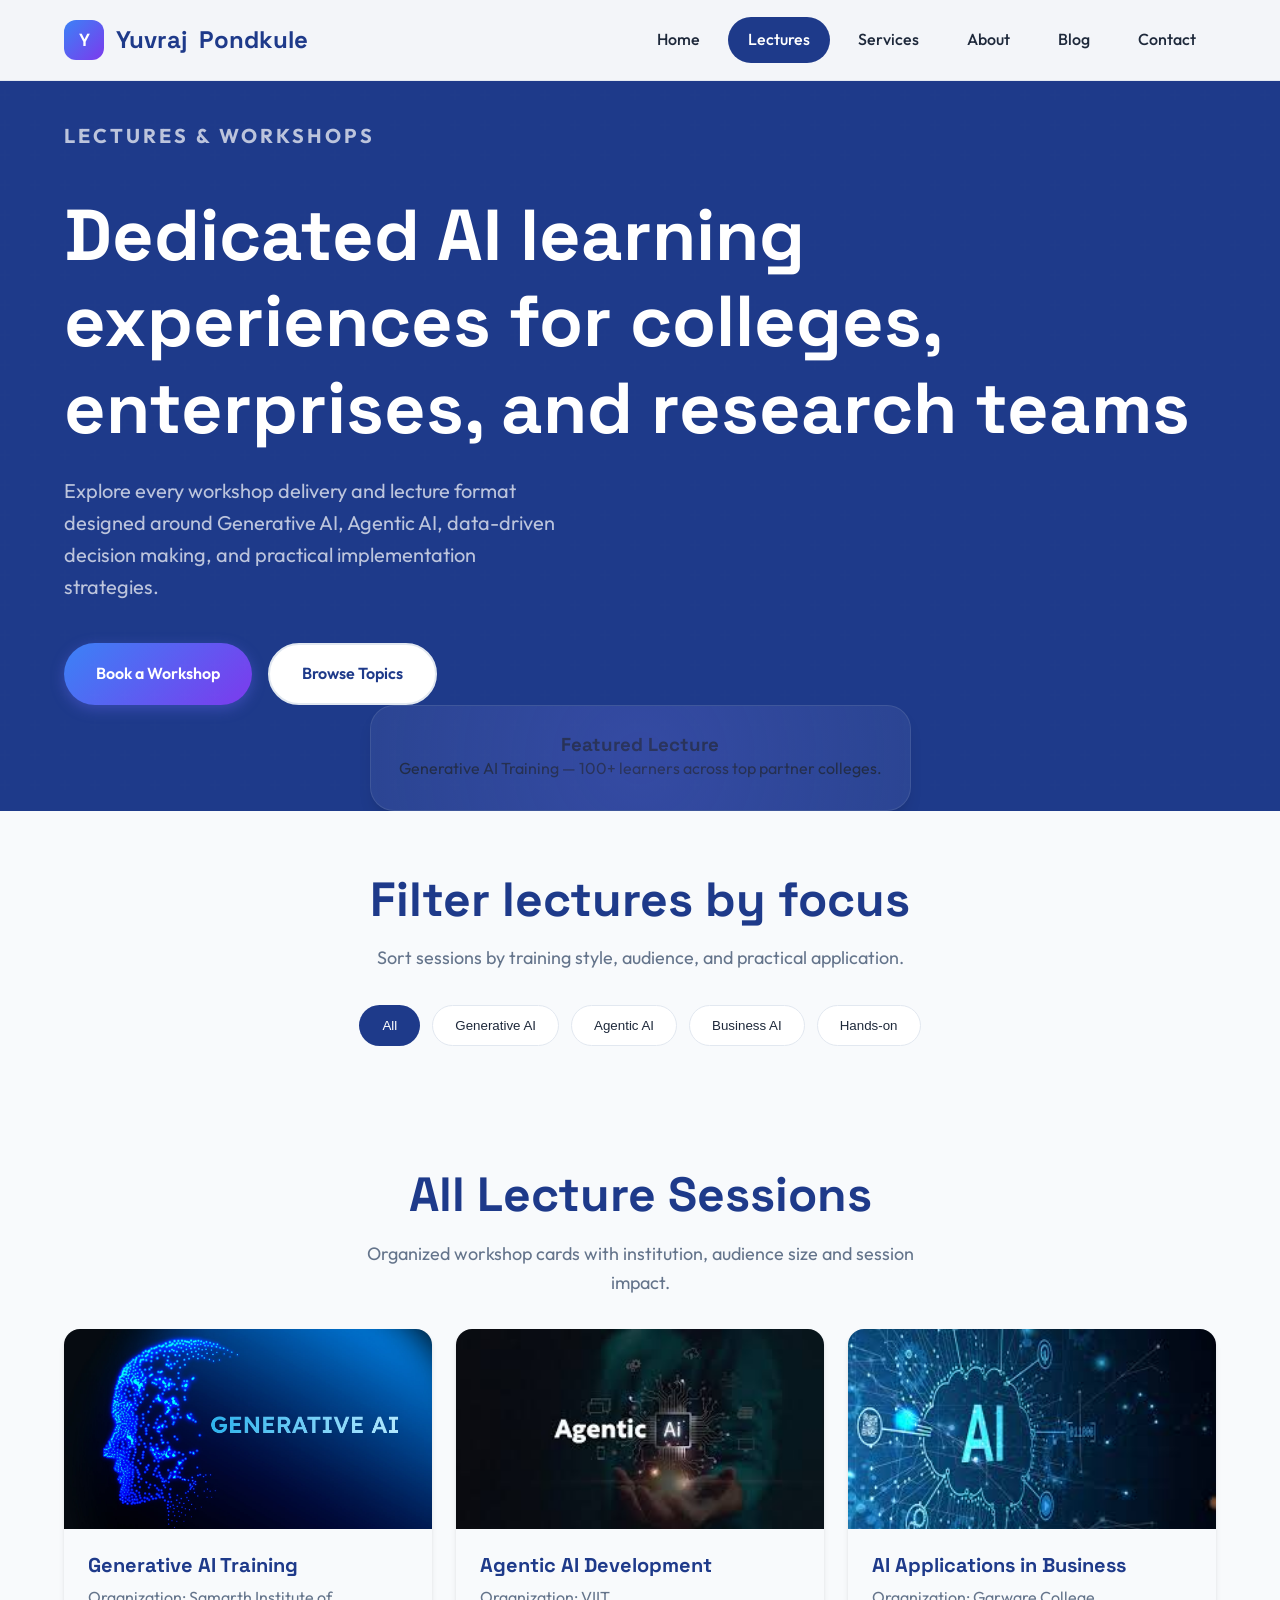
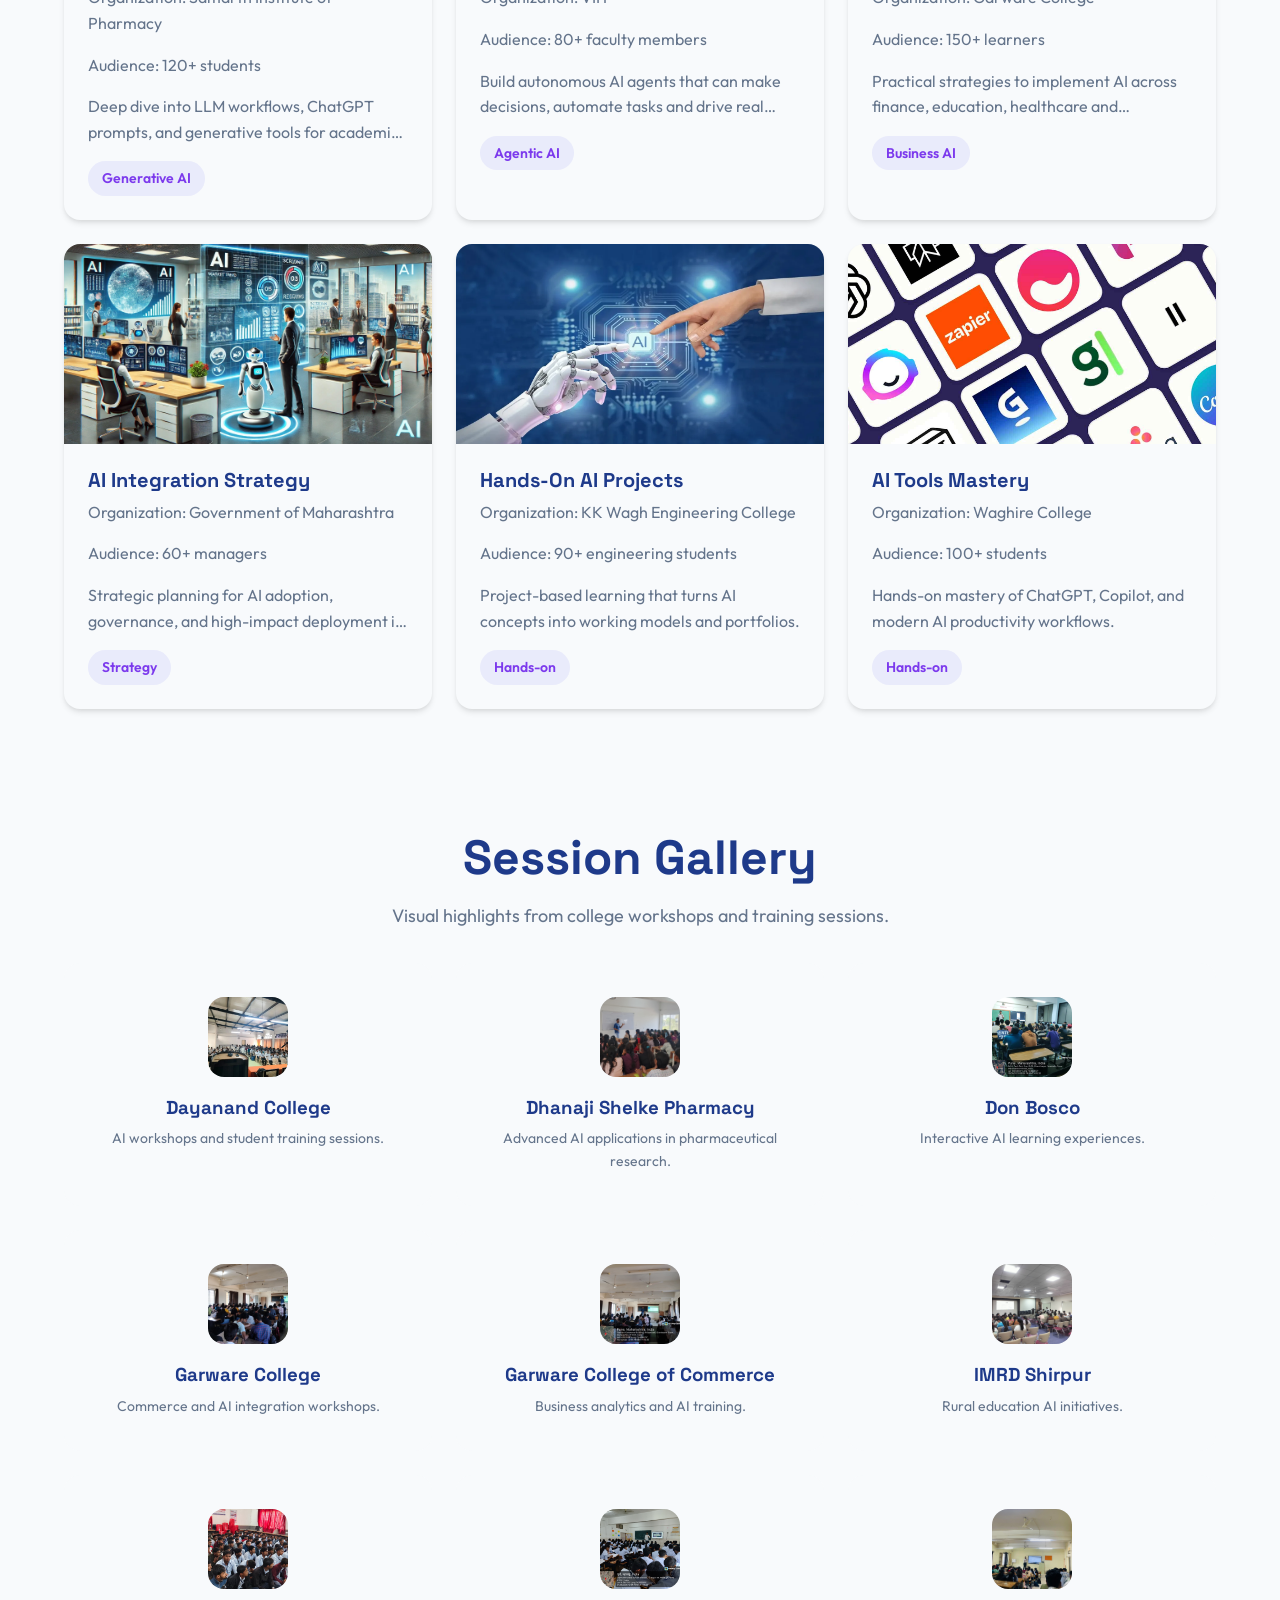
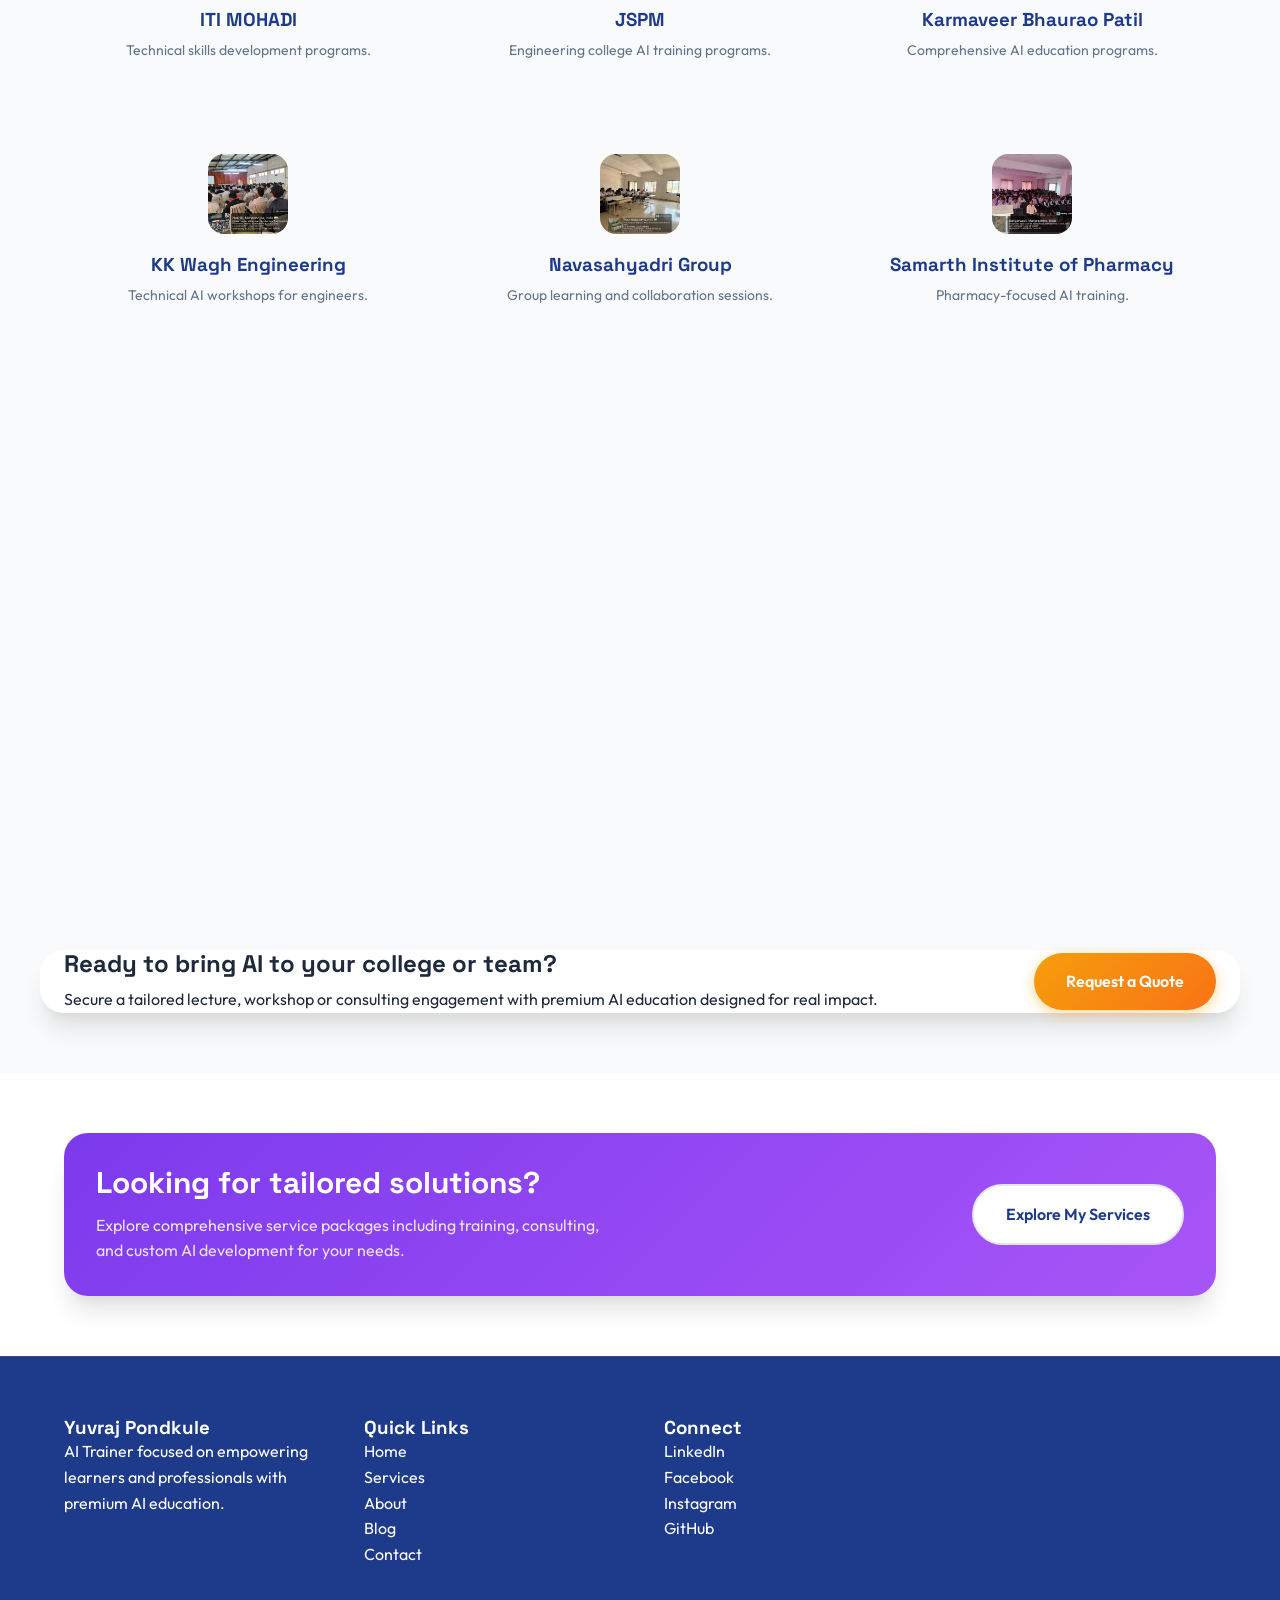
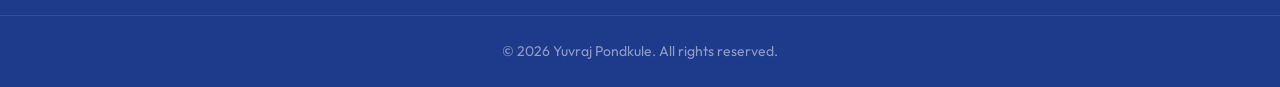
<file: lectures.html>
<!DOCTYPE html>
<html lang="en">
<head>
    <meta charset="UTF-8">
    <meta name="viewport" content="width=device-width, initial-scale=1.0">
    <title>Lectures & Workshops | Yuvraj Pondkule</title>
    <meta name="description" content="Dedicated page for lectures and workshops by AI Trainer Yuvraj Pondkule. Discover workshop topics, audience sizes, institutions, and hands-on AI learning experiences.">
    <link rel="icon" href="Logos/Website logo.png">
    <link rel="stylesheet" href="style.css">
    <script defer src="script.js"></script>
</head>
<body class="page page-lectures">
    <div class="page-transition" aria-hidden="true"></div>
    <header class="header">
        <div class="container header-content">
            <div class="logo"><span class="logo-icon">Y</span> Yuvraj<span>Pondkule</span></div>
            <nav class="nav" aria-label="Primary navigation">
                <a class="nav-link" href="index.html">Home</a>
                <a class="nav-link" href="lectures.html">Lectures</a>
                <a class="nav-link" href="services.html">Services</a>
                <a class="nav-link" href="about.html">About</a>
                <a class="nav-link" href="blog.html">Blog</a>
                <a class="nav-link" href="contact.html">Contact</a>
            </nav>
            <button class="mobile-toggle" aria-label="Toggle navigation"><span class="mobile-icon" aria-hidden="true"><span></span></span></button>
        </div>
    </header>

    <main>
        <section class="hero hero-compact" id="top">
            <div class="container">
                <div class="hero-text">
                    <p class="eyebrow">Lectures & Workshops</p>
                    <h1>Dedicated AI learning experiences for colleges, enterprises, and research teams</h1>
                    <p>Explore every workshop delivery and lecture format designed around Generative AI, Agentic AI, data-driven decision making, and practical implementation strategies.</p>
                    <div class="hero-buttons">
                        <a href="contact.html#contact-form" class="btn btn-primary">Book a Workshop</a>
                        <a href="#workshop-filter" class="btn btn-secondary">Browse Topics</a>
                    </div>
                </div>
                <div class="hero-visual hero-visual-small">
                    <div class="hero-card hero-card-mini">
                        <h3>Featured Lecture</h3>
                        <p>Generative AI Training — 100+ learners across top partner colleges.</p>
                    </div>
                </div>
            </div>
        </section>

        <section class="section" id="workshop-filter">
            <div class="container">
                <div class="section-header">
                    <h2>Filter lectures by focus</h2>
                    <p>Sort sessions by training style, audience, and practical application.</p>
                </div>
                <div class="filter-bar">
                    <button class="filter-button active" data-filter="all">All</button>
                    <button class="filter-button" data-filter="generative">Generative AI</button>
                    <button class="filter-button" data-filter="agentic">Agentic AI</button>
                    <button class="filter-button" data-filter="business">Business AI</button>
                    <button class="filter-button" data-filter="hands-on">Hands-on</button>
                </div>
            </div>
        </section>

        <section class="section section-featured">
            <div class="container">
                <div class="section-header">
                    <h2>All Lecture Sessions</h2>
                    <p>Organized workshop cards with institution, audience size and session impact.</p>
                </div>
                <div class="cards-grid lecture-grid">
                    <article class="session-card lecture-card" data-category="generative">
                        <div class="session-image">
                            <img src="Expertise Images/Generative AI.jpg" alt="Generative AI Training" loading="lazy">
                        </div>
                        <div class="session-content">
                            <h3>Generative AI Training</h3>
                            <p class="session-meta">Organization: Samarth Institute of Pharmacy</p>
                            <p class="session-meta">Audience: 120+ students</p>
                            <p>Deep dive into LLM workflows, ChatGPT prompts, and generative tools for academic innovation.</p>
                            <span class="session-tag">Generative AI</span>
                        </div>
                    </article>
                    <article class="session-card lecture-card" data-category="agentic">
                        <div class="session-image">
                            <img src="Expertise Images/Agentic Ai.jpg" alt="Agentic AI Development" loading="lazy">
                        </div>
                        <div class="session-content">
                            <h3>Agentic AI Development</h3>
                            <p class="session-meta">Organization: VIIT</p>
                            <p class="session-meta">Audience: 80+ faculty members</p>
                            <p>Build autonomous AI agents that can make decisions, automate tasks and drive real outcomes.</p>
                            <span class="session-tag">Agentic AI</span>
                        </div>
                    </article>
                    <article class="session-card lecture-card" data-category="business">
                        <div class="session-image">
                            <img src="Expertise Images/pplications of AI.jpg" alt="AI Applications in Business" loading="lazy">
                        </div>
                        <div class="session-content">
                            <h3>AI Applications in Business</h3>
                            <p class="session-meta">Organization: Garware College</p>
                            <p class="session-meta">Audience: 150+ learners</p>
                            <p>Practical strategies to implement AI across finance, education, healthcare and enterprise operations.</p>
                            <span class="session-tag">Business AI</span>
                        </div>
                    </article>
                    <article class="session-card lecture-card" data-category="business">
                        <div class="session-image">
                            <img src="Expertise Images/AI Integration in Organisations.jpg" alt="AI Integration Strategy" loading="lazy">
                        </div>
                        <div class="session-content">
                            <h3>AI Integration Strategy</h3>
                            <p class="session-meta">Organization: Government of Maharashtra</p>
                            <p class="session-meta">Audience: 60+ managers</p>
                            <p>Strategic planning for AI adoption, governance, and high-impact deployment in institutions.</p>
                            <span class="session-tag">Strategy</span>
                        </div>
                    </article>
                    <article class="session-card lecture-card" data-category="hands-on">
                        <div class="session-image">
                            <img src="Expertise Images/nds on AI Tools.webp" alt="Hands-On AI Projects" loading="lazy">
                        </div>
                        <div class="session-content">
                            <h3>Hands-On AI Projects</h3>
                            <p class="session-meta">Organization: KK Wagh Engineering College</p>
                            <p class="session-meta">Audience: 90+ engineering students</p>
                            <p>Project-based learning that turns AI concepts into working models and portfolios.</p>
                            <span class="session-tag">Hands-on</span>
                        </div>
                    </article>
                    <article class="session-card lecture-card" data-category="hands-on">
                        <div class="session-image">
                            <img src="Expertise Images/AI Tools.jpg" alt="AI Tools Mastery" loading="lazy">
                        </div>
                        <div class="session-content">
                            <h3>AI Tools Mastery</h3>
                            <p class="session-meta">Organization: Waghire College</p>
                            <p class="session-meta">Audience: 100+ students</p>
                            <p>Hands-on mastery of ChatGPT, Copilot, and modern AI productivity workflows.</p>
                            <span class="session-tag">Hands-on</span>
                        </div>
                    </article>
                </div>
            </div>
        </section>

        <section class="section section-gallery" id="gallery">
            <div class="container">
                <div class="section-header">
                    <h2>Session Gallery</h2>
                    <p>Visual highlights from college workshops and training sessions.</p>
                </div>
                <div class="colleges-grid">
                    <div class="college-card" data-college="dayanand">
                        <div class="college-icon"><img src="Images/Dayanand College/Dayanand college.jpeg" alt="Dayanand College"></div>
                        <h3>Dayanand College</h3>
                        <p>AI workshops and student training sessions.</p>
                    </div>
                    <div class="college-card" data-college="dhanaji">
                        <div class="college-icon"><img src="Images/Dhanaji Shelke College of Pharmacy/IMG-20251114-WA0069.jpg" alt="Dhanaji Shelke College of Pharmacy"></div>
                        <h3>Dhanaji Shelke Pharmacy</h3>
                        <p>Advanced AI applications in pharmaceutical research.</p>
                    </div>
                    <div class="college-card" data-college="donbosco">
                        <div class="college-icon"><img src="Images/Don Bosco/IMG-20250916-WA0041.jpg" alt="Don Bosco"></div>
                        <h3>Don Bosco</h3>
                        <p>Interactive AI learning experiences.</p>
                    </div>
                    <div class="college-card" data-college="garware">
                        <div class="college-icon"><img src="Images/Garware College/Garware Collge 2.jpeg" alt="Garware College"></div>
                        <h3>Garware College</h3>
                        <p>Commerce and AI integration workshops.</p>
                    </div>
                    <div class="college-card" data-college="garwarecommerce">
                        <div class="college-icon"><img src="Images/Garware College Of Commerce/Garware College.jpeg" alt="Garware College Of Commerce"></div>
                        <h3>Garware College of Commerce</h3>
                        <p>Business analytics and AI training.</p>
                    </div>
                    <div class="college-card" data-college="imrd">
                        <div class="college-icon"><img src="Images/IMRD Shirpur/IMG20251231142210.jpg" alt="IMRD Shirpur"></div>
                        <h3>IMRD Shirpur</h3>
                        <p>Rural education AI initiatives.</p>
                    </div>
                    <div class="college-card" data-college="iti">
                        <div class="college-icon"><img src="Images/ITI MOHADI/IMG-20260105-WA0004.jpg" alt="ITI MOHADI"></div>
                        <h3>ITI MOHADI</h3>
                        <p>Technical skills development programs.</p>
                    </div>
                    <div class="college-card" data-college="jspm">
                        <div class="college-icon"><img src="Images/jspm/20250924_120404PMByGPSMapCamera.jpg" alt="JSPM"></div>
                        <h3>JSPM</h3>
                        <p>Engineering college AI training programs.</p>
                    </div>
                    <div class="college-card" data-college="karmaveer">
                        <div class="college-icon"><img src="Images/Karmaveer Bhaurao Patil college/IMG-20251206-WA0022.jpg" alt="Karmaveer Bhaurao Patil college"></div>
                        <h3>Karmaveer Bhaurao Patil</h3>
                        <p>Comprehensive AI education programs.</p>
                    </div>
                    <div class="college-card" data-college="kkwagh">
                        <div class="college-icon"><img src="Images/KK Wagh Engineering College/KK wagh.jpeg" alt="KK Wagh Engineering College"></div>
                        <h3>KK Wagh Engineering</h3>
                        <p>Technical AI workshops for engineers.</p>
                    </div>
                    <div class="college-card" data-college="navasahyadri">
                        <div class="college-icon"><img src="Images/Navasahyadri Group of Institues/Navasahyadri college.jpeg" alt="Navasahyadri Group of Institutes"></div>
                        <h3>Navasahyadri Group</h3>
                        <p>Group learning and collaboration sessions.</p>
                    </div>
                    <div class="college-card" data-college="samarth">
                        <div class="college-icon"><img src="Images/Samarth Institute of Pharmacy/20251216_123104PMByGPSMapCamera.jpg" alt="Samarth Institute of Pharmacy"></div>
                        <h3>Samarth Institute of Pharmacy</h3>
                        <p>Pharmacy-focused AI training.</p>
                    </div>
                    <div class="college-card" data-college="sinhagad">
                        <div class="college-icon"><img src="Images/Sinhagad College/Sinhagad College.jpeg" alt="Sinhagad College"></div>
                        <h3>Sinhagad College</h3>
                        <p>Advanced AI curriculum implementation.</p>
                    </div>
                    <div class="college-card" data-college="tulsiramji">
                        <div class="college-icon"><img src="Images/Tulsiramji Gaikwad Patil College of Engineering/IMG-20251217-WA0005.jpg" alt="Tulsiramji Gaikwad Patil College of Engineering"></div>
                        <h3>Tulsiramji Gaikwad Patil</h3>
                        <p>Engineering excellence in AI education.</p>
                    </div>
                    <div class="college-card" data-college="venutai">
                        <div class="college-icon"><img src="Images/Venutai chavan/Venutai Chavan Pharmacy college.jpeg" alt="Venutai chavan"></div>
                        <h3>Venutai Chavan</h3>
                        <p>Pharmacy college AI workshops.</p>
                    </div>
                    <div class="college-card" data-college="vidyapratishthan">
                        <div class="college-icon"><img src="Images/Vidya Pratishthan/Vp Lecture.jpeg" alt="Vidya Pratishthan"></div>
                        <h3>Vidya Pratishthan</h3>
                        <p>Quality education through AI.</p>
                    </div>
                    <div class="college-card" data-college="waghire">
                        <div class="college-icon"><img src="Images/Waghire College/2.jpeg" alt="Waghire College"></div>
                        <h3>Waghire College</h3>
                        <p>Community-focused AI education.</p>
                    </div>
                </div>
            </div>
        </section>

        <div class="modal" id="modal-dayanand">
            <div class="modal-panel">
                <div class="modal-header">
                    <h2>Dayanand College Gallery</h2>
                    <button class="modal-close" aria-label="Close">&times;</button>
                </div>
                <div class="modal-gallery">
                    <img src="Images/Dayanand College/Dayanand college.jpeg" alt="Dayanand College Session" class="modal-gallery-item">
                    <img src="Images/Dayanand College/VP Supe.jpeg" alt="VP Supe Session" class="modal-gallery-item">
                </div>
            </div>
        </div>

        <div class="modal" id="modal-dhanaji">
            <div class="modal-panel">
                <div class="modal-header">
                    <h2>Dhanaji Shelke Pharmacy College Gallery</h2>
                    <button class="modal-close" aria-label="Close">&times;</button>
                </div>
                <div class="modal-gallery">
                    <img src="Images/Dhanaji Shelke College of Pharmacy/IMG-20251114-WA0069.jpg" alt="Dhanaji Shelke Session 1" class="modal-gallery-item">
                    <img src="Images/Dhanaji Shelke College of Pharmacy/IMG-20251114-WA0070.jpg" alt="Dhanaji Shelke Session 2" class="modal-gallery-item">
                </div>
            </div>
        </div>

        <div class="modal" id="modal-donbosco">
            <div class="modal-panel">
                <div class="modal-header">
                    <h2>Don Bosco Gallery</h2>
                    <button class="modal-close" aria-label="Close">&times;</button>
                </div>
                <div class="modal-gallery">
                    <img src="Images/Don Bosco/IMG-20250916-WA0041.jpg" alt="Don Bosco Session" class="modal-gallery-item">
                </div>
            </div>
        </div>

        <div class="modal" id="modal-garware">
            <div class="modal-panel">
                <div class="modal-header">
                    <h2>Garware College Gallery</h2>
                    <button class="modal-close" aria-label="Close">&times;</button>
                </div>
                <div class="modal-gallery">
                    <img src="Images/Garware College/Garware Collge 2.jpeg" alt="Garware College Session" class="modal-gallery-item">
                </div>
            </div>
        </div>

        <div class="modal" id="modal-garwarecommerce">
            <div class="modal-panel">
                <div class="modal-header">
                    <h2>Garware College Of Commerce Gallery</h2>
                    <button class="modal-close" aria-label="Close">&times;</button>
                </div>
                <div class="modal-gallery">
                    <img src="Images/Garware College Of Commerce/Garware College.jpeg" alt="Garware Commerce Session 1" class="modal-gallery-item">
                    <img src="Images/Garware College Of Commerce/Garware College OF commerce.jpeg" alt="Garware Commerce Session 2" class="modal-gallery-item">
                </div>
            </div>
        </div>

        <div class="modal" id="modal-imrd">
            <div class="modal-panel">
                <div class="modal-header">
                    <h2>IMRD Shirpur Gallery</h2>
                    <button class="modal-close" aria-label="Close">&times;</button>
                </div>
                <div class="modal-gallery">
                    <img src="Images/IMRD Shirpur/IMG20251231142210.jpg" alt="IMRD Shirpur Session" class="modal-gallery-item">
                </div>
            </div>
        </div>

        <div class="modal" id="modal-iti">
            <div class="modal-panel">
                <div class="modal-header">
                    <h2>ITI MOHADI Gallery</h2>
                    <button class="modal-close" aria-label="Close">&times;</button>
                </div>
                <div class="modal-gallery">
                    <img src="Images/ITI MOHADI/IMG-20260105-WA0004.jpg" alt="ITI MOHADI Session" class="modal-gallery-item">
                </div>
            </div>
        </div>

        <div class="modal" id="modal-jspm">
            <div class="modal-panel">
                <div class="modal-header">
                    <h2>JSPM Gallery</h2>
                    <button class="modal-close" aria-label="Close">&times;</button>
                </div>
                <div class="modal-gallery">
                    <img src="Images/jspm/20250924_120404PMByGPSMapCamera.jpg" alt="JSPM Session 1" class="modal-gallery-item">
                    <img src="Images/jspm/IMG-20250923-WA0007.jpg" alt="JSPM Session 2" class="modal-gallery-item">
                </div>
            </div>
        </div>

        <div class="modal" id="modal-karmaveer">
            <div class="modal-panel">
                <div class="modal-header">
                    <h2>Karmaveer Bhaurao Patil College Gallery</h2>
                    <button class="modal-close" aria-label="Close">&times;</button>
                </div>
                <div class="modal-gallery">
                    <img src="Images/Karmaveer Bhaurao Patil college/IMG-20251206-WA0022.jpg" alt="Karmaveer Session 1" class="modal-gallery-item">
                    <img src="Images/Karmaveer Bhaurao Patil college/IMG_20251206_155308816~2.jpg" alt="Karmaveer Session 2" class="modal-gallery-item">
                </div>
            </div>
        </div>

        <div class="modal" id="modal-kkwagh">
            <div class="modal-panel">
                <div class="modal-header">
                    <h2>KK Wagh Engineering College Gallery</h2>
                    <button class="modal-close" aria-label="Close">&times;</button>
                </div>
                <div class="modal-gallery">
                    <img src="Images/KK Wagh Engineering College/KK wagh.jpeg" alt="KK Wagh Engineering College Session" class="modal-gallery-item">
                </div>
            </div>
        </div>

        <div class="modal" id="modal-navasahyadri">
            <div class="modal-panel">
                <div class="modal-header">
                    <h2>Navasahyadri Group of Institutes Gallery</h2>
                    <button class="modal-close" aria-label="Close">&times;</button>
                </div>
                <div class="modal-gallery">
                    <img src="Images/Navasahyadri Group of Institues/Navasahyadri college.jpeg" alt="Navasahyadri Session" class="modal-gallery-item">
                </div>
            </div>
        </div>

        <div class="modal" id="modal-samarth">
            <div class="modal-panel">
                <div class="modal-header">
                    <h2>Samarth Institute of Pharmacy Gallery</h2>
                    <button class="modal-close" aria-label="Close">&times;</button>
                </div>
                <div class="modal-gallery">
                    <img src="Images/Samarth Institute of Pharmacy/20251216_123104PMByGPSMapCamera.jpg" alt="Samarth Pharmacy Session" class="modal-gallery-item">
                </div>
            </div>
        </div>

        <div class="modal" id="modal-sinhagad">
            <div class="modal-panel">
                <div class="modal-header">
                    <h2>Sinhagad College Gallery</h2>
                    <button class="modal-close" aria-label="Close">&times;</button>
                </div>
                <div class="modal-gallery">
                    <img src="Images/Sinhagad College/Sinhagad College.jpeg" alt="Sinhagad College Session" class="modal-gallery-item">
                </div>
            </div>
        </div>

        <div class="modal" id="modal-tulsiramji">
            <div class="modal-panel">
                <div class="modal-header">
                    <h2>Tulsiramji Gaikwad Patil College of Engineering Gallery</h2>
                    <button class="modal-close" aria-label="Close">&times;</button>
                </div>
                <div class="modal-gallery">
                    <img src="Images/Tulsiramji Gaikwad Patil College of Engineering/IMG-20251217-WA0005.jpg" alt="Tulsiramji Session 1" class="modal-gallery-item">
                    <img src="Images/Tulsiramji Gaikwad Patil College of Engineering/IMG-20251222-WA0025.jpg" alt="Tulsiramji Session 2" class="modal-gallery-item">
                    <img src="Images/Tulsiramji Gaikwad Patil College of Engineering/IMG-20260114-WA0015.jpg" alt="Tulsiramji Session 3" class="modal-gallery-item">
                </div>
            </div>
        </div>

        <div class="modal" id="modal-venutai">
            <div class="modal-panel">
                <div class="modal-header">
                    <h2>Venutai Chavan College Gallery</h2>
                    <button class="modal-close" aria-label="Close">&times;</button>
                </div>
                <div class="modal-gallery">
                    <img src="Images/Venutai chavan/Venutai Chavan Pharmacy college.jpeg" alt="Venutai Main" class="modal-gallery-item">
                    <img src="Images/Venutai chavan/IMG-20251209-WA0000.jpg" alt="Venutai Session 1" class="modal-gallery-item">
                    <img src="Images/Venutai chavan/IMG-20251209-WA0002.jpg" alt="Venutai Session 2" class="modal-gallery-item">
                    <img src="Images/Venutai chavan/IMG-20251209-WA0003.jpg" alt="Venutai Session 3" class="modal-gallery-item">
                    <img src="Images/Venutai chavan/IMG-20251209-WA0004.jpg" alt="Venutai Session 4" class="modal-gallery-item">
                    <img src="Images/Venutai chavan/IMG-20251209-WA0006.jpg" alt="Venutai Session 5" class="modal-gallery-item">
                    <img src="Images/Venutai chavan/IMG-20251209-WA0007.jpg" alt="Venutai Session 6" class="modal-gallery-item">
                    <img src="Images/Venutai chavan/IMG-20251212-WA0004.jpg" alt="Venutai Session 7" class="modal-gallery-item">
                    <img src="Images/Venutai chavan/IMG-20251212-WA0005.jpg" alt="Venutai Session 8" class="modal-gallery-item">
                </div>
            </div>
        </div>

        <div class="modal" id="modal-vidyapratishthan">
            <div class="modal-panel">
                <div class="modal-header">
                    <h2>Vidya Pratishthan Gallery</h2>
                    <button class="modal-close" aria-label="Close">&times;</button>
                </div>
                <div class="modal-gallery">
                    <img src="Images/Vidya Pratishthan/Vp Lecture.jpeg" alt="Vidya Pratishthan Session" class="modal-gallery-item">
                </div>
            </div>
        </div>

        <div class="modal" id="modal-viit">
            <div class="modal-panel">
                <div class="modal-header">
                    <h2>VIIT Gallery</h2>
                    <button class="modal-close" aria-label="Close">&times;</button>
                </div>
                <div class="modal-gallery">
                    <img src="Images/VIIT/WhatsApp Image 2025-10-14 at 15.43.14.jpeg" alt="VIIT Session 1" class="modal-gallery-item">
                    <img src="Images/VIIT/WhatsApp Image 2025-10-14 at 15.56.15.jpeg" alt="VIIT Session 2" class="modal-gallery-item">
                </div>
            </div>
        </div>

        <div class="modal" id="modal-waghire">
            <div class="modal-panel">
                <div class="modal-header">
                    <h2>Waghire College Gallery</h2>
                    <button class="modal-close" aria-label="Close">&times;</button>
                </div>
                <div class="modal-gallery">
                    <img src="Images/Waghire College/2.jpeg" alt="Waghire College Session" class="modal-gallery-item">
                </div>
            </div>
        </div>

        <section class="section section-contact-cta">
            <div class="container info-panel">
                <div>
                    <h2>Ready to bring AI to your college or team?</h2>
                    <p>Secure a tailored lecture, workshop or consulting engagement with premium AI education designed for real impact.</p>
                </div>
                <a href="contact.html" class="btn btn-accent">Request a Quote</a>
            </div>
        </section>
        <section class="section section-page-nav">
            <div class="container">
                <div class="page-nav-panel">
                    <div>
                        <h3>Looking for tailored solutions?</h3>
                        <p>Explore comprehensive service packages including training, consulting, and custom AI development for your needs.</p>
                    </div>
                    <a href="services.html" class="btn btn-secondary">Explore My Services</a>
                </div>
            </div>
        </section>
    </main>

    <footer class="footer">
        <div class="container footer-content">
            <div class="footer-section">
                <h3>Yuvraj Pondkule</h3>
                <p>AI Trainer focused on empowering learners and professionals with premium AI education.</p>
            </div>
            <div class="footer-section">
                <h3>Quick Links</h3>
                <ul>
                    <li><a href="index.html">Home</a></li>
                    <li><a href="services.html">Services</a></li>
                    <li><a href="about.html">About</a></li>
                    <li><a href="blog.html">Blog</a></li>
                    <li><a href="contact.html">Contact</a></li>
                </ul>
            </div>
            <div class="footer-section">
                <h3>Connect</h3>
                <ul>
                    <li><a href="https://www.linkedin.com/in/yuvraj-pondkule-757314212" target="_blank">LinkedIn</a></li>
                    <li><a href="https://www.facebook.com/yuvraj.pondkuele" target="_blank">Facebook</a></li>
                    <li><a href="https://www.instagram.com/yuvraj_pondkule" target="_blank">Instagram</a></li>
                    <li><a href="https://github.com/yuvrajinsights" target="_blank">GitHub</a></li>
                </ul>
            </div>
        </div>
        <div class="footer-bottom"><p>&copy; 2026 Yuvraj Pondkule. All rights reserved.</p></div>
    </footer>
</body>
</html>
</file>
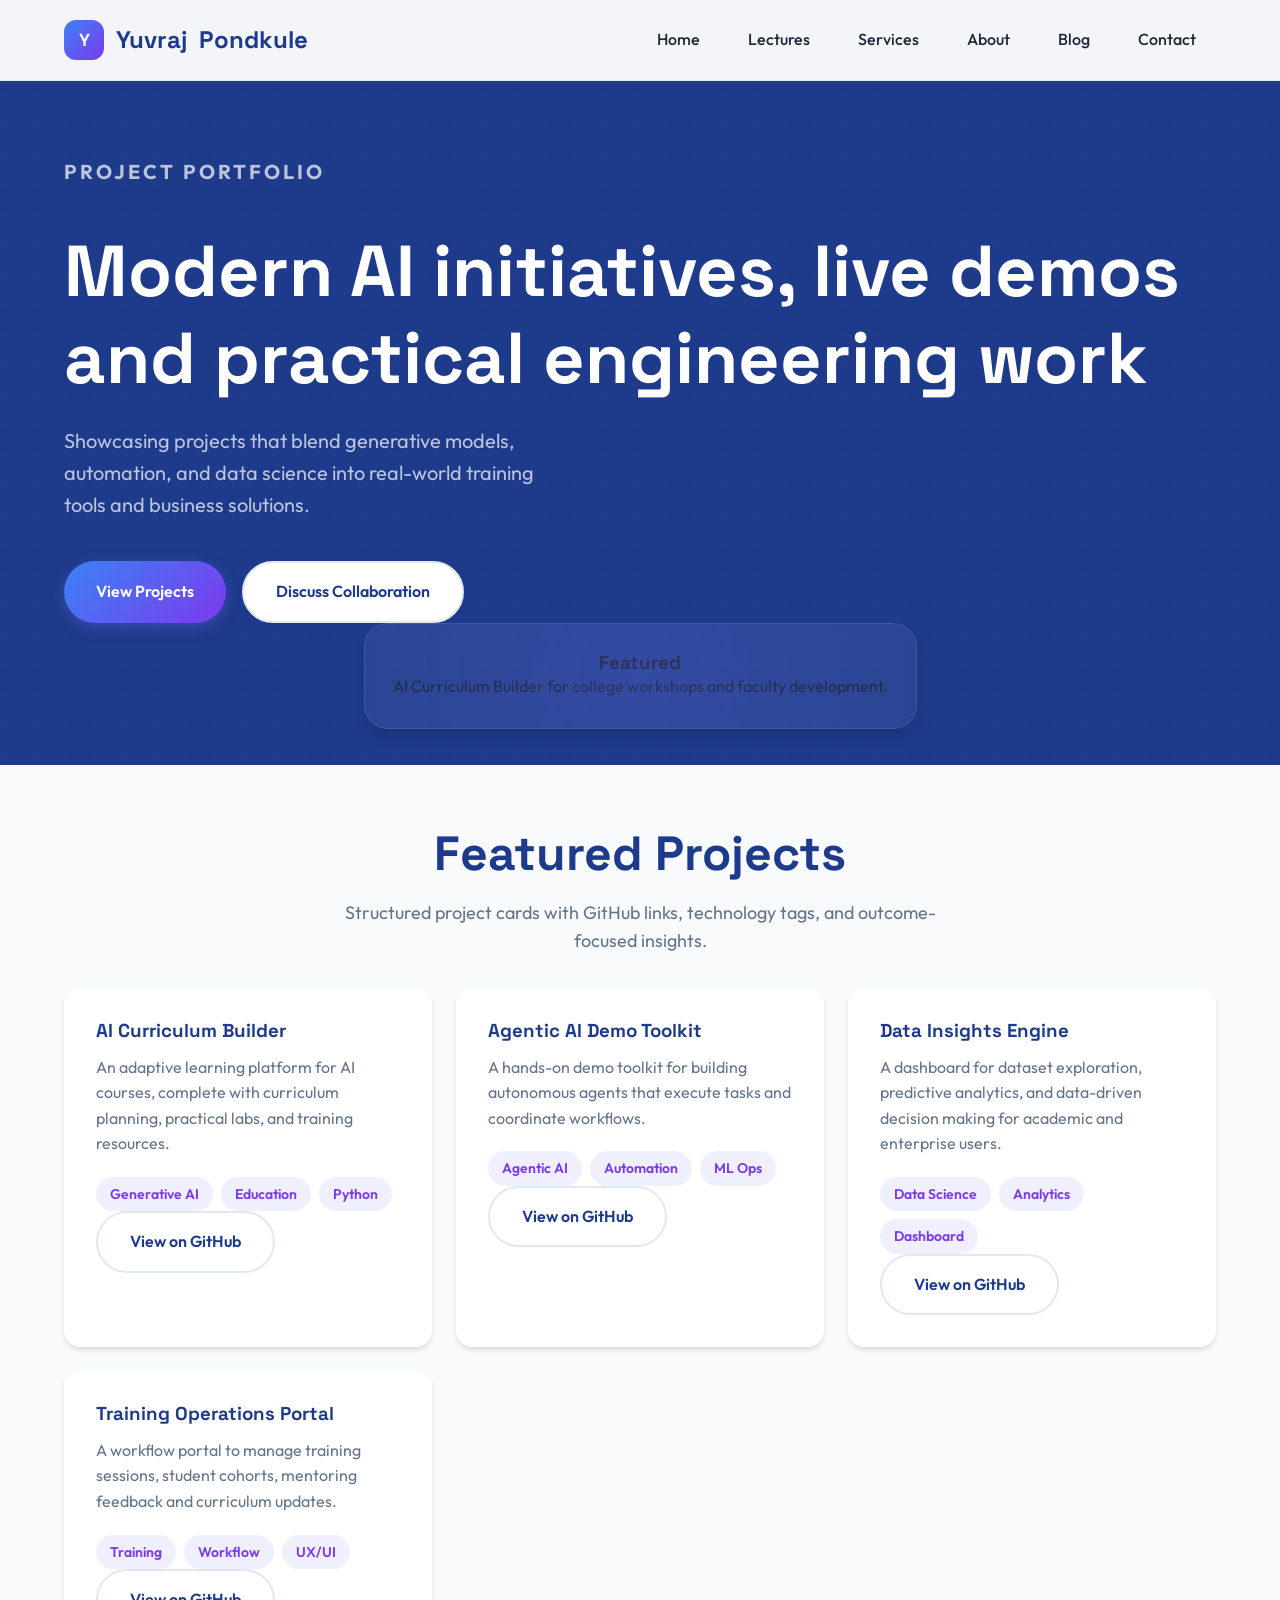
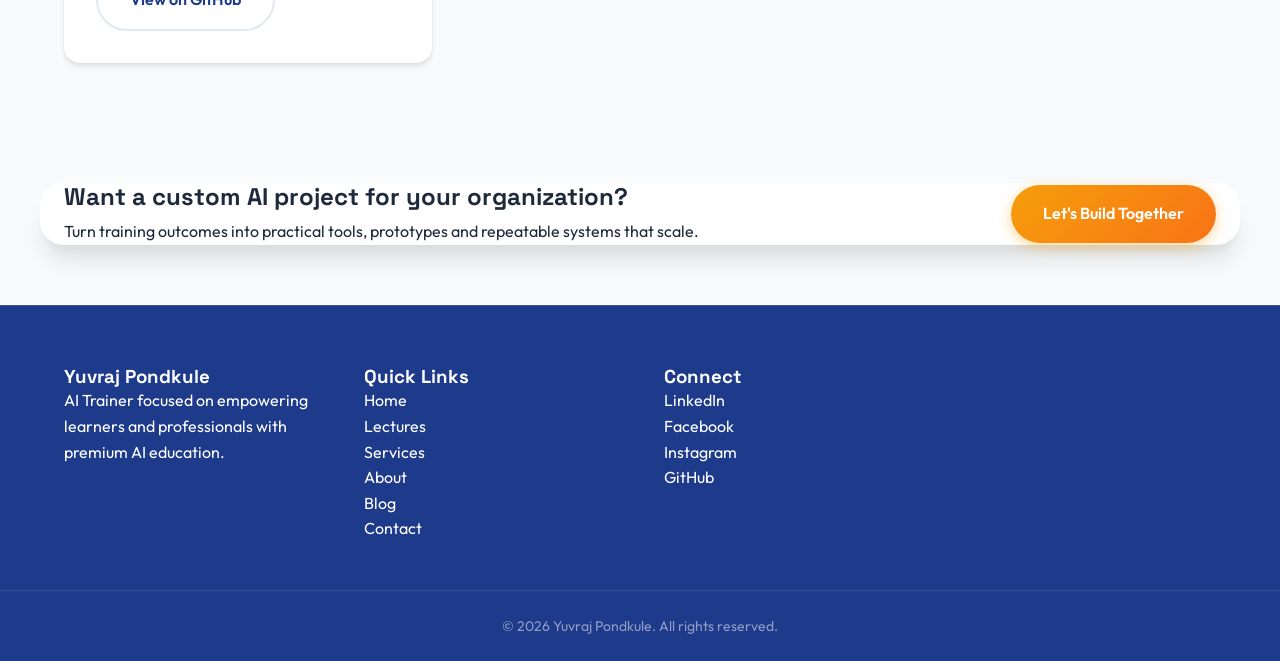
<file: projects.html>
<!DOCTYPE html>
<html lang="en">
<head>
    <meta charset="UTF-8">
    <meta name="viewport" content="width=device-width, initial-scale=1.0">
    <title>Projects | Yuvraj Pondkule</title>
    <meta name="description" content="Explore premium AI and data science projects by Yuvraj Pondkule. Modern case studies with GitHub links, technology tags, and measurable results.">
    <link rel="icon" href="Logos/Website logo.png">
    <link rel="stylesheet" href="style.css">
    <script defer src="script.js"></script>
</head>
<body class="page page-projects">
    <div class="page-transition" aria-hidden="true"></div>
    <header class="header">
        <div class="container header-content">
            <div class="logo"><span class="logo-icon">Y</span> Yuvraj<span>Pondkule</span></div>
            <nav class="nav" aria-label="Primary navigation">
                <a class="nav-link" href="index.html">Home</a>
                <a class="nav-link" href="lectures.html">Lectures</a>
                <a class="nav-link" href="services.html">Services</a>
                <a class="nav-link" href="about.html">About</a>
                <a class="nav-link" href="blog.html">Blog</a>
                <a class="nav-link" href="contact.html">Contact</a>
            </nav>
            <button class="mobile-toggle" aria-label="Toggle navigation"><span class="mobile-icon" aria-hidden="true"><span></span></span></button>
        </div>
    </header>

    <main>
        <section class="hero hero-compact" id="top">
            <div class="container">
                <div class="hero-text">
                    <p class="eyebrow">Project Portfolio</p>
                    <h1>Modern AI initiatives, live demos and practical engineering work</h1>
                    <p>Showcasing projects that blend generative models, automation, and data science into real-world training tools and business solutions.</p>
                    <div class="hero-buttons">
                        <a href="#projects" class="btn btn-primary">View Projects</a>
                        <a href="contact.html" class="btn btn-secondary">Discuss Collaboration</a>
                    </div>
                </div>
                <div class="hero-visual hero-visual-small">
                    <div class="hero-card hero-card-mini">
                        <h3>Featured</h3>
                        <p>AI Curriculum Builder for college workshops and faculty development.</p>
                    </div>
                </div>
            </div>
        </section>

        <section class="section" id="projects">
            <div class="container">
                <div class="section-header">
                    <h2>Featured Projects</h2>
                    <p>Structured project cards with GitHub links, technology tags, and outcome-focused insights.</p>
                </div>
                <div class="projects-grid">
                    <article class="project-card">
                        <h3>AI Curriculum Builder</h3>
                        <p>An adaptive learning platform for AI courses, complete with curriculum planning, practical labs, and training resources.</p>
                        <div class="project-tags">
                            <span class="project-tag">Generative AI</span>
                            <span class="project-tag">Education</span>
                            <span class="project-tag">Python</span>
                        </div>
                        <a class="btn btn-secondary" href="https://github.com/yuvrajinsights/ai-curriculum-builder" target="_blank">View on GitHub</a>
                    </article>
                    <article class="project-card">
                        <h3>Agentic AI Demo Toolkit</h3>
                        <p>A hands-on demo toolkit for building autonomous agents that execute tasks and coordinate workflows.</p>
                        <div class="project-tags">
                            <span class="project-tag">Agentic AI</span>
                            <span class="project-tag">Automation</span>
                            <span class="project-tag">ML Ops</span>
                        </div>
                        <a class="btn btn-secondary" href="https://github.com/yuvrajinsights/agentic-ai-demo" target="_blank">View on GitHub</a>
                    </article>
                    <article class="project-card">
                        <h3>Data Insights Engine</h3>
                        <p>A dashboard for dataset exploration, predictive analytics, and data-driven decision making for academic and enterprise users.</p>
                        <div class="project-tags">
                            <span class="project-tag">Data Science</span>
                            <span class="project-tag">Analytics</span>
                            <span class="project-tag">Dashboard</span>
                        </div>
                        <a class="btn btn-secondary" href="https://github.com/yuvrajinsights/data-insights-engine" target="_blank">View on GitHub</a>
                    </article>
                    <article class="project-card">
                        <h3>Training Operations Portal</h3>
                        <p>A workflow portal to manage training sessions, student cohorts, mentoring feedback and curriculum updates.</p>
                        <div class="project-tags">
                            <span class="project-tag">Training</span>
                            <span class="project-tag">Workflow</span>
                            <span class="project-tag">UX/UI</span>
                        </div>
                        <a class="btn btn-secondary" href="https://github.com/yuvrajinsights/training-operations-portal" target="_blank">View on GitHub</a>
                    </article>
                </div>
            </div>
        </section>

        <section class="section section-contact-cta">
            <div class="container info-panel">
                <div>
                    <h2>Want a custom AI project for your organization?</h2>
                    <p>Turn training outcomes into practical tools, prototypes and repeatable systems that scale.</p>
                </div>
                <a href="contact.html" class="btn btn-accent">Let's Build Together</a>
            </div>
        </section>
    </main>

    <footer class="footer">
        <div class="container footer-content">
            <div class="footer-section">
                <h3>Yuvraj Pondkule</h3>
                <p>AI Trainer focused on empowering learners and professionals with premium AI education.</p>
            </div>
            <div class="footer-section">
                <h3>Quick Links</h3>
                <ul>
                    <li><a href="index.html">Home</a></li>
                    <li><a href="lectures.html">Lectures</a></li>
                    <li><a href="services.html">Services</a></li>
                    <li><a href="about.html">About</a></li>
                    <li><a href="blog.html">Blog</a></li>
                    <li><a href="contact.html">Contact</a></li>
                </ul>
            </div>
            <div class="footer-section">
                <h3>Connect</h3>
                <ul>
                    <li><a href="https://www.linkedin.com/in/yuvraj-pondkule-757314212" target="_blank">LinkedIn</a></li>
                    <li><a href="https://www.facebook.com/yuvraj.pondkuele" target="_blank">Facebook</a></li>
                    <li><a href="https://www.instagram.com/yuvraj_pondkule" target="_blank">Instagram</a></li>
                    <li><a href="https://github.com/yuvrajinsights" target="_blank">GitHub</a></li>
                </ul>
            </div>
        </div>
        <div class="footer-bottom"><p>&copy; 2026 Yuvraj Pondkule. All rights reserved.</p></div>
    </footer>
</body>
</html>
</file>
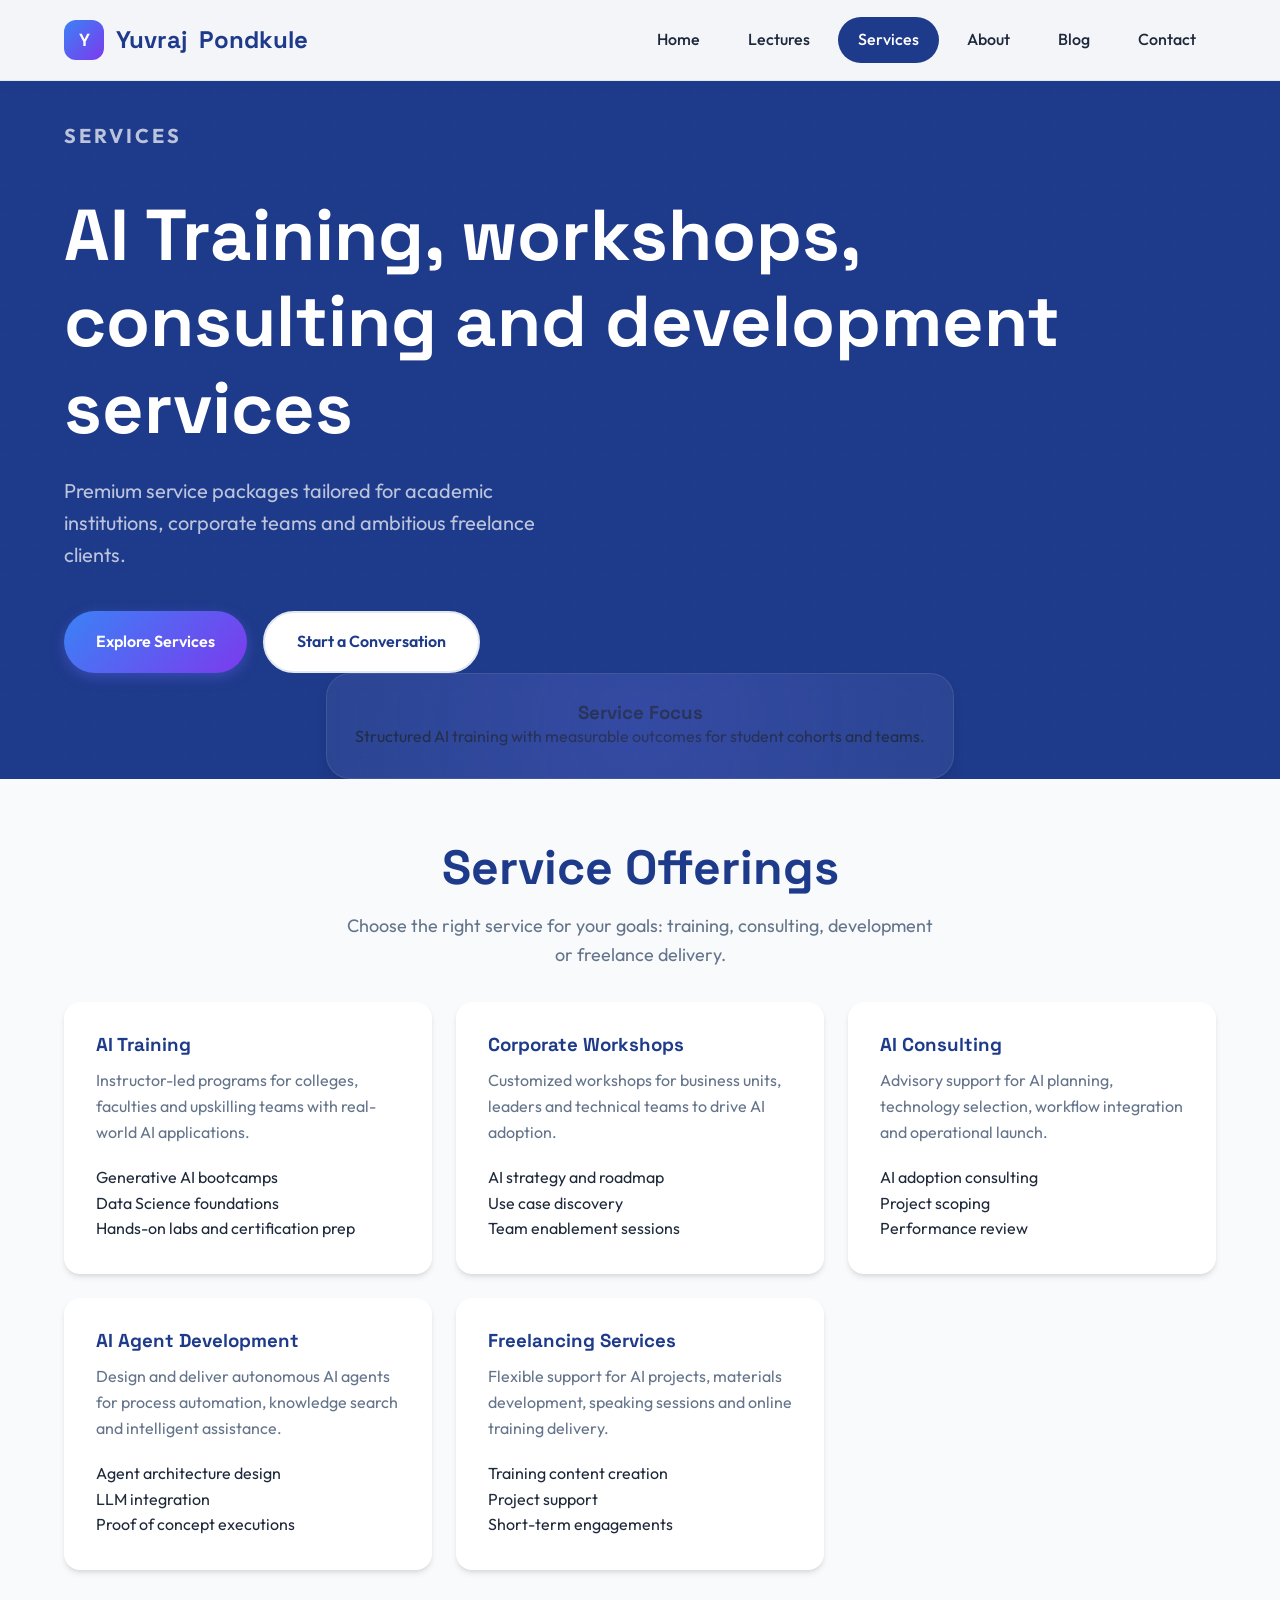
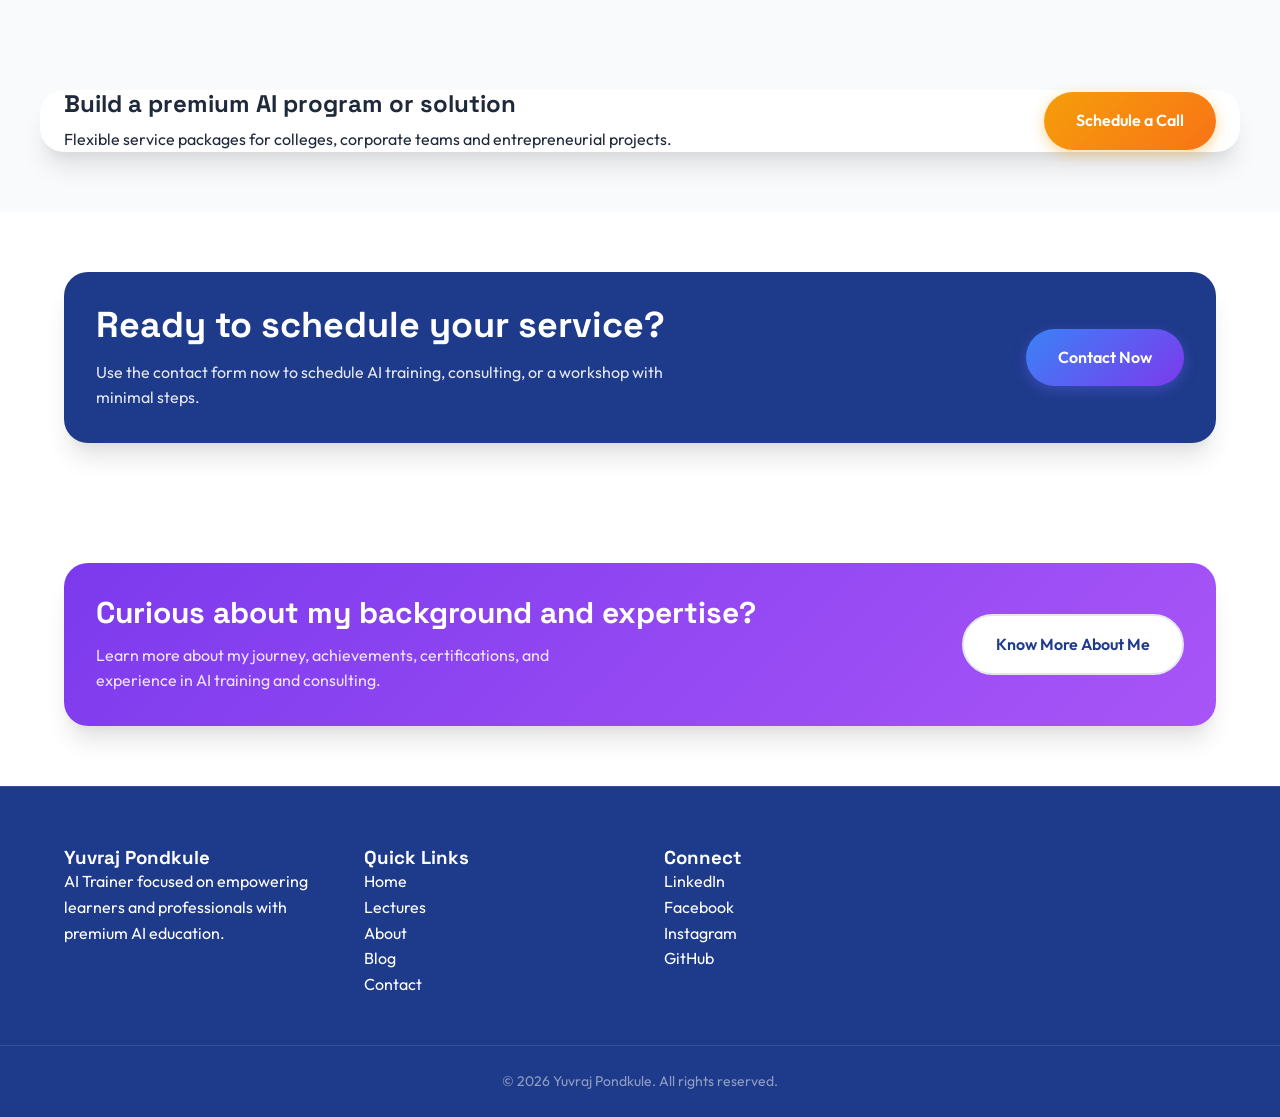
<file: services.html>
<!DOCTYPE html>
<html lang="en">
<head>
    <meta charset="UTF-8">
    <meta name="viewport" content="width=device-width, initial-scale=1.0">
    <title>Services | Yuvraj Pondkule</title>
    <meta name="description" content="Premium AI services by Yuvraj Pondkule including AI training, corporate workshops, consulting, agent development and freelance engagements.">
    <link rel="icon" href="Logos/Website logo.png">
    <link rel="stylesheet" href="style.css">
    <script defer src="script.js"></script>
</head>
<body class="page page-services">
    <div class="page-transition" aria-hidden="true"></div>
    <header class="header">
        <div class="container header-content">
            <div class="logo"><span class="logo-icon">Y</span> Yuvraj<span>Pondkule</span></div>
            <nav class="nav" aria-label="Primary navigation">
                <a class="nav-link" href="index.html">Home</a>
                <a class="nav-link" href="lectures.html">Lectures</a>
                <a class="nav-link" href="services.html">Services</a>
                <a class="nav-link" href="about.html">About</a>
                <a class="nav-link" href="blog.html">Blog</a>
                <a class="nav-link" href="contact.html">Contact</a>
            </nav>
            <button class="mobile-toggle" aria-label="Toggle navigation"><span class="mobile-icon" aria-hidden="true"><span></span></span></button>
        </div>
    </header>

    <main>
        <section class="hero hero-compact" id="top">
            <div class="container">
                <div class="hero-text">
                    <p class="eyebrow">Services</p>
                    <h1>AI Training, workshops, consulting and development services</h1>
                    <p>Premium service packages tailored for academic institutions, corporate teams and ambitious freelance clients.</p>
                    <div class="hero-buttons">
                        <a href="contact.html#contact-form" class="btn btn-primary">Explore Services</a>
                        <a href="contact.html#contact-form" class="btn btn-secondary">Start a Conversation</a>
                    </div>
                </div>
                <div class="hero-visual hero-visual-small">
                    <div class="hero-card hero-card-mini">
                        <h3>Service Focus</h3>
                        <p>Structured AI training with measurable outcomes for student cohorts and teams.</p>
                    </div>
                </div>
            </div>
        </section>

        <section class="section" id="services">
            <div class="container">
                <div class="section-header">
                    <h2>Service Offerings</h2>
                    <p>Choose the right service for your goals: training, consulting, development or freelance delivery.</p>
                </div>
                <div class="cards-grid services-grid">
                    <article class="service-card project-card">
                        <h3>AI Training</h3>
                        <p>Instructor-led programs for colleges, faculties and upskilling teams with real-world AI applications.</p>
                        <ul class="service-list">
                            <li>Generative AI bootcamps</li>
                            <li>Data Science foundations</li>
                            <li>Hands-on labs and certification prep</li>
                        </ul>
                    </article>
                    <article class="service-card project-card">
                        <h3>Corporate Workshops</h3>
                        <p>Customized workshops for business units, leaders and technical teams to drive AI adoption.</p>
                        <ul class="service-list">
                            <li>AI strategy and roadmap</li>
                            <li>Use case discovery</li>
                            <li>Team enablement sessions</li>
                        </ul>
                    </article>
                    <article class="service-card project-card">
                        <h3>AI Consulting</h3>
                        <p>Advisory support for AI planning, technology selection, workflow integration and operational launch.</p>
                        <ul class="service-list">
                            <li>AI adoption consulting</li>
                            <li>Project scoping</li>
                            <li>Performance review</li>
                        </ul>
                    </article>
                    <article class="service-card project-card">
                        <h3>AI Agent Development</h3>
                        <p>Design and deliver autonomous AI agents for process automation, knowledge search and intelligent assistance.</p>
                        <ul class="service-list">
                            <li>Agent architecture design</li>
                            <li>LLM integration</li>
                            <li>Proof of concept executions</li>
                        </ul>
                    </article>
                    <article class="service-card project-card">
                        <h3>Freelancing Services</h3>
                        <p>Flexible support for AI projects, materials development, speaking sessions and online training delivery.</p>
                        <ul class="service-list">
                            <li>Training content creation</li>
                            <li>Project support</li>
                            <li>Short-term engagements</li>
                        </ul>
                    </article>
                </div>
            </div>
        </section>

        <section class="section section-contact-cta">
            <div class="container info-panel">
                <div>
                    <h2>Build a premium AI program or solution</h2>
                    <p>Flexible service packages for colleges, corporate teams and entrepreneurial projects.</p>
                </div>
                <a href="contact.html#contact-form" class="btn btn-accent">Schedule a Call</a>
            </div>
        </section>
        <section class="section section-next-step">
            <div class="container">
                <div class="next-step-panel">
                    <div>
                        <h2>Ready to schedule your service?</h2>
                        <p>Use the contact form now to schedule AI training, consulting, or a workshop with minimal steps.</p>
                    </div>
                    <a href="contact.html#contact-form" class="btn btn-primary">Contact Now</a>
                </div>
            </div>
        </section>
        <section class="section section-page-nav">
            <div class="container">
                <div class="page-nav-panel">
                    <div>
                        <h3>Curious about my background and expertise?</h3>
                        <p>Learn more about my journey, achievements, certifications, and experience in AI training and consulting.</p>
                    </div>
                    <a href="about.html" class="btn btn-secondary">Know More About Me</a>
                </div>
            </div>
        </section>
    </main>

    <footer class="footer">
        <div class="container footer-content">
            <div class="footer-section">
                <h3>Yuvraj Pondkule</h3>
                <p>AI Trainer focused on empowering learners and professionals with premium AI education.</p>
            </div>
            <div class="footer-section">
                <h3>Quick Links</h3>
                <ul>
                    <li><a href="index.html">Home</a></li>
                    <li><a href="lectures.html">Lectures</a></li>
                    <li><a href="about.html">About</a></li>
                    <li><a href="blog.html">Blog</a></li>
                    <li><a href="contact.html">Contact</a></li>
                </ul>
            </div>
            <div class="footer-section">
                <h3>Connect</h3>
                <ul>
                    <li><a href="https://www.linkedin.com/in/yuvraj-pondkule-757314212" target="_blank">LinkedIn</a></li>
                    <li><a href="https://www.facebook.com/yuvraj.pondkuele" target="_blank">Facebook</a></li>
                    <li><a href="https://www.instagram.com/yuvraj_pondkule" target="_blank">Instagram</a></li>
                    <li><a href="https://github.com/yuvrajinsights" target="_blank">GitHub</a></li>
                </ul>
            </div>
        </div>
        <div class="footer-bottom"><p>&copy; 2026 Yuvraj Pondkule. All rights reserved.</p></div>
    </footer>
</body>
</html>
</file>
<file: style.css>
@import url('https://fonts.googleapis.com/css2?family=Outfit:wght@300;400;500;600;700;800&family=Space+Grotesk:wght@400;500;600;700&display=swap');

:root {
    --primary: #1e3a8a;
    --primary-light: #3b82f6;
    --secondary: #7c3aed;
    --secondary-light: #a855f7;
    --accent: #f59e0b;
    --accent-light: #fbbf24;
    --success: #10b981;
    --surface: #ffffff;
    --surface-elevated: #f8fafc;
    --text: #1e293b;
    --text-light: #64748b;
    --text-muted: #94a3b8;
    --border: #e2e8f0;
    --gradient-primary: linear-gradient(135deg, #3b82f6 0%, #7c3aed 100%);
    --gradient-accent: linear-gradient(135deg, #f59e0b 0%, #f97316 100%);
    --gradient-dark: linear-gradient(135deg, #1e3a8a 0%, #7c3aed 100%);
    --shadow-sm: 0 1px 2px rgba(0,0,0,0.05);
    --shadow-md: 0 4px 6px -1px rgba(0,0,0,0.1), 0 2px 4px -1px rgba(0,0,0,0.06);
    --shadow-lg: 0 10px 15px -3px rgba(0,0,0,0.1), 0 4px 6px -2px rgba(0,0,0,0.05);
    --shadow-xl: 0 20px 25px -5px rgba(0,0,0,0.1), 0 10px 10px -5px rgba(0,0,0,0.04);
    --shadow-glow: 0 0 40px rgba(59, 130, 246, 0.3);
    --radius-sm: 8px;
    --radius-md: 12px;
    --radius-lg: 16px;
    --radius-xl: 24px;
    --radius-full: 9999px;
    --transition: all 0.35s cubic-bezier(0.25, 0.46, 0.45, 0.94);
    --smooth-transition: all 0.4s cubic-bezier(0.25, 0.46, 0.45, 0.94);
}

* {
    margin: 0;
    padding: 0;
    box-sizing: border-box;
}

html {
    scroll-behavior: smooth;
    scroll-padding: 80px;
}

body {
    font-family: 'Outfit', sans-serif;
    font-size: 16px;
    line-height: 1.6;
    color: var(--text);
    background: var(--surface-elevated);
    overflow-x: hidden;
}

.page-transition {
    position: fixed;
    inset: 0;
    background: rgba(15, 23, 42, 0.88);
    opacity: 0;
    visibility: hidden;
    pointer-events: none;
    transition: opacity 0.45s cubic-bezier(0.25, 0.46, 0.45, 0.94), visibility 0s linear 0.45s;
    z-index: 3000;
}

.page-transition.visible {
    opacity: 1;
    visibility: visible;
    pointer-events: all;
    transition: opacity 0.45s cubic-bezier(0.25, 0.46, 0.45, 0.94);
}

.hero-grid {
    display: grid;
    grid-template-columns: 1.2fr 0.8fr;
    gap: 48px;
    align-items: center;
}

.hero-compact .hero-grid {
    grid-template-columns: 1fr;
    gap: 32px;
}

.hero-card-mini {
    background: rgba(255, 255, 255, 0.06);
    padding: 32px;
    border-radius: var(--radius-xl);
    border: 1px solid rgba(255, 255, 255, 0.12);
    box-shadow: var(--shadow-lg);
}

.eyebrow {
    color: var(--secondary);
    font-weight: 700;
    letter-spacing: 0.15em;
    text-transform: uppercase;
    margin-bottom: 16px;
    display: inline-block;
}

.about-preview-grid,
.cards-grid,
.filter-bar,
.services-grid,
.skill-grid,
.newsletter-panel,
.info-panel {
    display: grid;
    gap: 24px;
}

.section-next-step {
    background: var(--surface);
}

.next-step-panel {
    display: flex;
    align-items: center;
    justify-content: space-between;
    gap: 24px;
    background: var(--primary);
    color: white;
    border-radius: var(--radius-xl);
    padding: 32px;
    box-shadow: var(--shadow-xl);
    transition: var(--transition);
}

.next-step-panel h2 {
    margin: 0 0 12px;
    font-size: clamp(1.75rem, 3vw, 2.25rem);
}

.next-step-panel p {
    margin: 0;
    max-width: 620px;
    color: rgba(255,255,255,0.88);
}

.next-step-panel .btn {
    padding: 16px 32px;
}

@media (max-width: 768px) {
    .next-step-panel {
        flex-direction: column;
        text-align: center;
    }
}

.section-page-nav {
    background: var(--surface);
}

.page-nav-panel {
    display: flex;
    align-items: center;
    justify-content: space-between;
    gap: 24px;
    background: linear-gradient(135deg, var(--secondary) 0%, var(--secondary-light) 100%);
    color: white;
    border-radius: var(--radius-xl);
    padding: 32px;
    box-shadow: var(--shadow-xl);
    transition: var(--smooth-transition);
}

.page-nav-panel:hover {
    transform: translateY(-2px);
    box-shadow: 0 20px 40px rgba(124, 58, 237, 0.3);
}

.page-nav-panel h3 {
    margin: 0 0 12px;
    font-size: clamp(1.5rem, 2.5vw, 1.875rem);
}

.page-nav-panel p {
    margin: 0;
    max-width: 520px;
    color: rgba(255,255,255,0.85);
}

.page-nav-panel .btn {
    padding: 16px 32px;
}

@media (max-width: 768px) {
    .page-nav-panel {
        flex-direction: column;
        text-align: center;
    }
}

.about-preview-grid {
    grid-template-columns: repeat(auto-fit, minmax(240px, 1fr));
}

.filter-bar {
    display: flex;
    flex-wrap: wrap;
    gap: 12px;
    justify-content: center;
    margin-top: 16px;
}

.filter-button {
    padding: 12px 22px;
    border-radius: var(--radius-full);
    border: 1px solid var(--border);
    background: var(--surface);
    color: var(--text);
    cursor: pointer;
    transition: var(--transition);
}

.filter-button:hover,
.filter-button.active {
    background: var(--primary);
    color: white;
    border-color: transparent;
}

.lecture-grid,
.services-grid,
.skill-grid,
.blog-grid,
.news-grid,
.projects-grid,
.achievements-grid,
.certifications-grid,
.colleges-grid {
    grid-template-columns: repeat(auto-fit, minmax(300px, 1fr));
}

.service-card {
    background: var(--surface);
    padding: 32px;
    border-radius: var(--radius-lg);
    box-shadow: var(--shadow-md);
    transition: var(--transition);
}

.service-card:hover {
    transform: translateY(-6px);
    box-shadow: var(--shadow-xl);
}

.skill-grid {
    grid-template-columns: repeat(auto-fit, minmax(220px, 1fr));
}

.newsletter-panel {
    grid-template-columns: 1fr;
    padding: 40px;
    border-radius: var(--radius-xl);
    box-shadow: var(--shadow-xl);
    background: var(--surface);
}

.newsletter-form .form-group {
    margin-bottom: 18px;
}

.info-panel {
    grid-template-columns: 1.35fr auto;
    align-items: center;
    background: var(--surface);
    padding: 32px;
    border-radius: var(--radius-xl);
    box-shadow: var(--shadow-xl);
}

.info-panel h2 {
    margin-bottom: 8px;
}

@media (max-width: 1024px) {
    .hero-grid {
        grid-template-columns: 1fr;
    }

    .info-panel {
        grid-template-columns: 1fr;
    }
}

h1, h2, h3, h4, h5, h6 {
    font-family: 'Space Grotesk', sans-serif;
    font-weight: 700;
    line-height: 1.2;
}

a {
    text-decoration: none;
    color: inherit;
}

ul {
    list-style: none;
}

img {
    max-width: 100%;
    height: auto;
}

.container {
    max-width: 1280px;
    margin: 0 auto;
    padding: 0 24px;
}

.section {
    padding: 60px 0;
}

.section-header {
    text-align: center;
    margin-bottom: 32px;
}

.section-header h2 {
    font-size: clamp(2rem, 5vw, 3rem);
    color: var(--primary);
    margin-bottom: 16px;
}

.section-header p {
    font-size: 1.125rem;
    color: var(--text-light);
    max-width: 600px;
    margin: 0 auto;
}

.section-header .highlight {
    background: var(--gradient-primary);
    -webkit-background-clip: text;
    -webkit-text-fill-color: transparent;
    background-clip: text;
}

/* Buttons */
.btn {
    display: inline-flex;
    align-items: center;
    justify-content: center;
    gap: 8px;
    padding: 16px 32px;
    font-family: 'Outfit', sans-serif;
    font-size: 1rem;
    font-weight: 600;
    border-radius: var(--radius-full);
    border: none;
    cursor: pointer;
    transition: var(--transition);
}

.btn-primary {
    background: var(--gradient-primary);
    color: white;
    box-shadow: 0 4px 14px rgba(99, 102, 241, 0.4);
}

.btn-primary:hover {
    transform: translateY(-4px) scale(1.02);
    box-shadow: 0 10px 30px rgba(99, 102, 241, 0.6);
    transition: all 0.3s cubic-bezier(0.25, 0.46, 0.45, 0.94);
}

.btn-secondary {
    background: white;
    color: var(--primary);
    border: 2px solid var(--border);
}

.btn-secondary:hover {
    background: var(--primary);
    color: white;
    border-color: var(--primary);
    transform: translateY(-4px) scale(1.02);
    box-shadow: 0 10px 30px rgba(30, 58, 138, 0.3);
    transition: all 0.3s cubic-bezier(0.25, 0.46, 0.45, 0.94);
}

.btn-accent {
    background: var(--gradient-accent);
    color: white;
    box-shadow: 0 4px 14px rgba(245, 158, 11, 0.4);
}

.btn-accent:hover {
    transform: translateY(-4px) scale(1.02);
    box-shadow: 0 10px 30px rgba(245, 158, 11, 0.6);
    transition: all 0.3s cubic-bezier(0.25, 0.46, 0.45, 0.94);
}

/* Header */
.header {
    position: fixed;
    top: 0;
    left: 0;
    right: 0;
    z-index: 1000;
    background: rgba(255, 255, 255, 0.8);
    backdrop-filter: blur(20px);
    border-bottom: 1px solid var(--border);
    transition: var(--transition);
}

.header.scrolled {
    box-shadow: var(--shadow-lg);
}

.header-content {
    display: flex;
    align-items: center;
    justify-content: space-between;
    height: 80px;
}

.contact-float {
    position: fixed;
    bottom: 24px;
    right: 24px;
    top: auto;
    width: 60px;
    min-width: 60px;
    height: 60px;
    border-radius: 50%;
    background: var(--secondary);
    color: white;
    display: flex !important;
    align-items: center;
    justify-content: center;
    gap: 10px;
    box-shadow: var(--shadow-lg);
    z-index: 999;
    transition: width 0.3s ease, border-radius 0.3s ease, background 0.3s ease;
    font-size: 0.9rem;
    font-weight: 600;
    text-decoration: none;
    white-space: nowrap;
    overflow: hidden;
    padding: 0 14px;
    opacity: 1 !important;
    visibility: visible !important;
}

.contact-float i {
    transition: transform 0.3s ease;
}

.contact-float span {
    display: inline-block;
    max-width: 0;
    opacity: 0;
    transform: translateX(-8px);
    transition: max-width 0.3s ease, opacity 0.3s ease, transform 0.3s ease;
}

.contact-float:hover {
    width: auto;
    min-width: 180px;
    border-radius: 999px;
    background: var(--primary);
}

.contact-float:hover i {
    transform: rotate(15deg);
}

.contact-float:hover span {
    max-width: 130px;
    opacity: 1;
    transform: translateX(0);
}

.logo {
    display: flex;
    align-items: center;
    gap: 12px;
    font-family: 'Space Grotesk', sans-serif;
    font-size: 1.5rem;
    font-weight: 700;
    color: var(--primary);
}

.logo-icon {
    width: 40px;
    height: 40px;
    display: flex;
    align-items: center;
    justify-content: center;
    background: var(--gradient-primary);
    border-radius: var(--radius-md);
    color: white;
    font-size: 1.1rem;
}

.nav {
    display: flex;
    align-items: center;
    gap: 8px;
}

.nav-link {
    padding: 10px 20px;
    font-weight: 500;
    color: var(--text);
    border-radius: var(--radius-full);
    transition: var(--transition);
}

.nav-link:hover, .nav-link.active {
    background: var(--primary);
    color: white;
}

.mobile-toggle {
    display: none;
    width: 44px;
    height: 44px;
    align-items: center;
    justify-content: center;
    background: var(--surface-elevated);
    border-radius: var(--radius-md);
    border: 1px solid var(--border);
    cursor: pointer;
    font-size: 1.25rem;
    z-index: 1500;
    position: relative;
}

.mobile-icon {
    display: inline-block;
    width: 22px;
    height: 18px;
    position: relative;
}

.mobile-icon span,
.mobile-icon::before,
.mobile-icon::after {
    content: '';
    position: absolute;
    left: 0;
    width: 100%;
    height: 2px;
    background: var(--text);
    border-radius: 999px;
    transition: transform 0.2s ease, opacity 0.2s ease;
}

.mobile-icon::before {
    top: 0;
}

.mobile-icon span {
    top: 50%;
    transform: translateY(-50%);
}

.mobile-icon::after {
    bottom: 0;
}

.mobile-toggle.open .mobile-icon::before {
    transform: translateY(8px) rotate(45deg);
}

.mobile-toggle.open .mobile-icon::after {
    transform: translateY(-8px) rotate(-45deg);
}

.mobile-toggle.open .mobile-icon span {
    opacity: 0;
}

.header {
    position: fixed;
    top: 0;
    left: 0;
    right: 0;
    z-index: 1000;
    background: rgba(255, 255, 255, 0.95);
    backdrop-filter: blur(20px);
    border-bottom: 1px solid var(--border);
    transition: var(--transition);
    overflow: visible;
}

.header .container {
    position: relative;
    z-index: 1600;
}

.header.shrink .logo span {
    opacity: 0;
    max-width: 0;
    width: 0;
    overflow: hidden;
    transition: opacity 0.35s ease, max-width 0.35s ease;
}

.header.shrink .logo {
    gap: 0;
}

.header.shrink .logo-icon {
    background: var(--surface);
    color: var(--primary);
}

.hero {
    min-height: 85vh;
    display: flex;
    align-items: center;
    background: var(--primary);
    position: relative;
    overflow: hidden;
    padding-top: 120px;
    transition: background 0.4s ease, color 0.4s ease;
}

.hero .hero-text h1,
.hero .hero-text p,
.hero .hero-stat-number,
.hero .hero-stat-label {
    transition: color 0.4s ease, opacity 0.4s ease, transform 0.4s ease;
}

.hero.hero-scrolled {
    background: var(--surface);
}

.hero.hero-scrolled::before,
.hero.hero-scrolled::after {
    opacity: 0.08;
}

.hero.hero-scrolled .hero-text h1,
.hero.hero-scrolled .hero-text p,
.hero.hero-scrolled .hero-stat-number,
.hero.hero-scrolled .hero-stat-label {
    color: var(--text);
}

.hero.hero-scrolled .hero-text h1 span {
    background: none;
    color: var(--primary);
    -webkit-text-fill-color: unset;
}

.hero.hero-scrolled .hero-card {
    background: rgba(255,255,255,0.95);
    border-color: rgba(226,232,240,0.8);
}

.hero.hero-scrolled .hero-card-name {
    opacity: 0.35;
    transform: scale(0.95);
}

.hero.hero-scrolled .hero-card-title {
    opacity: 0.55;
}

.hero.hero-scrolled .hero-card-image {
    box-shadow: none;
}

.hero.hero-scrolled .hero-card-image img {
    opacity: 0.95;
    top: 0;
    left: 0;
    right: 0;
    bottom: 0;
    background: 
        radial-gradient(ellipse 80% 50% at 20% 40%, rgba(59, 130, 246, 0.15) 0%, transparent 50%),
        radial-gradient(ellipse 60% 40% at 80% 60%, rgba(124, 58, 237, 0.1) 0%, transparent 50%);
}

.hero::after {
    content: '';
    position: absolute;
    top: 0;
    left: 0;
    right: 0;
    bottom: 0;
    background: url("data:image/svg+xml,%3Csvg width='60' height='60' viewBox='0 0 60 60' xmlns='http://www.w3.org/2000/svg'%3E%3Cg fill='none' fill-rule='evenodd'%3E%3Cg fill='%23ffffff' fill-opacity='0.02'%3E%3Cpath d='M36 34v-4h-2v4h-4v2h4v4h2v-4h4v-2h-4zm0-30V0h-2v4h-4v2h4v4h2V6h4V4h-4zM6 34v-4H4v4H0v2h4v4h2v-4h4v-2H6zM6 4V0H4v4H0v2h4v4h2V6h4V4H6z'/%3E%3C/g%3E%3C/g%3E%3C/svg%3E");
    opacity: 0.5;
}

.hero-content {
    display: grid;
    grid-template-columns: 1.2fr 1fr;
    gap: 80px;
    align-items: center;
    position: relative;
    z-index: 1;
}

.hero-text h1 {
    font-size: clamp(2.5rem, 6vw, 4.5rem);
    color: white;
    margin-bottom: 24px;
    animation: fadeUp 0.8s ease-out;
}

.hero-text h1 span {
    background: var(--gradient-accent);
    -webkit-background-clip: text;
    -webkit-text-fill-color: transparent;
    background-clip: text;
}

.hero-text p {
    font-size: 1.25rem;
    color: rgba(255, 255, 255, 0.7);
    margin-bottom: 40px;
    max-width: 500px;
    animation: fadeUp 0.8s ease-out 0.2s both;
}

.hero-stats {
    display: flex;
    gap: 40px;
    margin-bottom: 40px;
    animation: fadeUp 0.8s ease-out 0.4s both;
}

.hero-stat {
    text-align: center;
}

.hero-stat-number {
    font-family: 'Space Grotesk', sans-serif;
    font-size: 2.5rem;
    font-weight: 700;
    color: var(--accent);
    line-height: 1;
}

.hero-stat-label {
    font-size: 0.875rem;
    color: rgba(255, 255, 255, 0.6);
    margin-top: 4px;
}

.hero-buttons {
    display: flex;
    gap: 16px;
    animation: fadeUp 0.8s ease-out 0.6s both;
}

.hero-visual {
    display: flex;
    justify-content: center;
    align-items: center;
    animation: fadeIn 1s ease-out 0.3s both;
}

.hero-card {
    background: rgba(255, 255, 255, 0.05);
    backdrop-filter: blur(20px);
    border: 1px solid rgba(255, 255, 255, 0.1);
    border-radius: var(--radius-xl);
    padding: 28px;
    text-align: center;
    position: relative;
    overflow: hidden;
}

.hero-card::before {
    content: '';
    position: absolute;
    top: -50%;
    left: -50%;
    width: 200%;
    height: 200%;
    background: radial-gradient(circle, rgba(99, 102, 241, 0.2) 0%, transparent 60%);
    animation: rotate 20s linear infinite;
}

.hero-card-image {
    width: 140px;
    height: 140px;
    margin: 0 auto 18px;
    border-radius: 50%;
    background: linear-gradient(135deg, #6366f1 0%, #8b5cf6 100%);
    display: flex;
    align-items: center;
    justify-content: center;
    font-size: 4rem;
    color: white;
    position: relative;
    z-index: 1;
    overflow: hidden;
}

.hero-card-image img {
    width: 100%;
    height: 100%;
    object-fit: cover;
}

.hero-card-name {
    font-family: 'Space Grotesk', sans-serif;
    font-size: 1.75rem;
    font-weight: 700;
    color: white;
    position: relative;
    z-index: 1;
}

.hero-card-title {
    font-size: 1rem;
    color: rgba(255, 255, 255, 0.7);
    position: relative;
    z-index: 1;
}

.hero-social {
    display: flex;
    justify-content: center;
    gap: 12px;
    margin-top: 20px;
    position: relative;
    z-index: 1;
}

.hero-social a {
    width: 44px;
    height: 44px;
    display: flex;
    align-items: center;
    justify-content: center;
    background: rgba(255, 255, 255, 0.1);
    border-radius: var(--radius-md);
    color: white;
    font-size: 1.125rem;
    transition: var(--transition);
}

.hero-social a:hover {
    background: var(--accent);
    transform: translateY(-4px);
}

.hero-social a img {
    width: 24px;
    height: 24px;
    object-fit: contain;
}

.icon-svg {
    width: 24px;
    height: 24px;
    display: block;
}

.hero-social a svg,
.contact-social a svg,
.contact-icon svg,
.about-feature-icon svg,
.achievement-icon svg,
.certification-icon svg,
.blog-image svg,
.blog-link svg,
.contact-float svg,
.coffee-btn svg {
    width: 20px;
    height: 20px;
}

.certification-icon img {
    width: 100%;
    height: 100%;
    object-fit: contain;
    background: transparent;
}

.certification-icon.google-logo {
    background: transparent;
}

/* About Section */
.about {
    background: var(--surface);
}

.about-content {
    display: grid;
    grid-template-columns: 1fr 1fr;
    gap: 80px;
    align-items: center;
}

.about-text h3 {
    font-size: 2rem;
    color: var(--primary);
    margin-bottom: 20px;
}

.about-text p {
    color: var(--text-light);
    margin-bottom: 16px;
}

.about-features {
    display: grid;
    grid-template-columns: 1fr 1fr;
    gap: 24px;
    margin-top: 32px;
}

.about-feature {
    display: flex;
    align-items: center;
    gap: 16px;
}

.about-feature-icon {
    width: 56px;
    height: 56px;
    display: flex;
    align-items: center;
    justify-content: center;
    background: rgba(99, 102, 241, 0.1);
    border-radius: var(--radius-md);
    color: var(--secondary);
    font-size: 1.25rem;
    flex-shrink: 0;
}

.about-feature span {
    font-weight: 600;
    color: var(--text);
}

.about-visual {
    position: relative;
}

.about-card {
    background: var(--surface-elevated);
    border-radius: var(--radius-xl);
    padding: 48px;
    box-shadow: var(--shadow-xl);
    text-align: center;
}

.about-card-icon {
    width: 100px;
    height: 100px;
    margin: 0 auto 24px;
    display: flex;
    align-items: center;
    justify-content: center;
    background: var(--gradient-primary);
    border-radius: 50%;
    color: white;
    font-size: 2.5rem;
}

.about-card h4 {
    font-size: 1.5rem;
    color: var(--primary);
    margin-bottom: 8px;
}

.about-card p {
    color: var(--text-light);
}

/* Achievements Section */
.achievements {
    background: var(--surface);
}

.achievements-grid {
    display: grid;
    grid-template-columns: repeat(auto-fit, minmax(200px, 1fr));
    gap: 24px;
}

.achievement-card {
    background: var(--surface);
    padding: 32px;
    border-radius: var(--radius-lg);
    text-align: center;
    box-shadow: var(--shadow-md);
    transition: var(--transition);
    position: relative;
    overflow: hidden;
    opacity: 0;
    transform: translateY(30px);
}

.animate-in {
    opacity: 1 !important;
    transform: translateY(0) !important;
}

.achievement-card::before {
    content: '';
    position: absolute;
    top: 0;
    left: 0;
    right: 0;
    height: 4px;
    background: var(--gradient-primary);
    transform: scaleX(0);
    transition: var(--transition);
}

.achievement-card:hover {
    transform: translateY(-8px);
    box-shadow: var(--shadow-xl);
}

.achievement-card:hover::before {
    transform: scaleX(1);
}

.achievement-icon {
    width: 64px;
    height: 64px;
    margin: 0 auto 20px;
    display: flex;
    align-items: center;
    justify-content: center;
    background: rgba(99, 102, 241, 0.1);
    border-radius: var(--radius-lg);
    color: var(--secondary);
    font-size: 1.5rem;
}

.achievement-icon img {
    width: 44px;
    height: 44px;
    object-fit: contain;
}

.achievement-number {
    font-family: 'Space Grotesk', sans-serif;
    font-size: 2.5rem;
    font-weight: 700;
    color: var(--primary);
    line-height: 1;
}

.achievement-label {
    color: var(--text-light);
    margin-top: 8px;
}

/* Sessions Section */
.sessions {
    background: var(--surface);
}

.sessions-grid {
    display: grid;
    grid-template-columns: repeat(auto-fit, minmax(320px, 1fr));
    gap: 24px;
}

.session-card {
    background: var(--surface-elevated);
    border-radius: var(--radius-lg);
    overflow: hidden;
    box-shadow: var(--shadow-md);
    transition: var(--transition);
    opacity: 0;
    transform: translateY(30px);
}

.session-card:hover {
    transform: translateY(-8px);
    box-shadow: var(--shadow-xl);
}

.session-image {
    height: 200px;
    background: var(--gradient-primary);
    display: flex;
    align-items: center;
    justify-content: center;
    color: white;
    font-size: 3rem;
    position: relative;
    overflow: hidden;
}

.session-image img {
    width: 100%;
    height: 100%;
    object-fit: cover;
}

.session-content {
    padding: 24px;
}

.session-content h3 {
    font-size: 1.25rem;
    color: var(--primary);
    margin-bottom: 8px;
}

.session-content p {
    color: var(--text-light);
    margin-bottom: 16px;
    display: -webkit-box;
    -webkit-line-clamp: 2;
    -webkit-box-orient: vertical;
    overflow: hidden;
}

.session-tag {
    display: inline-block;
    padding: 6px 14px;
    background: rgba(99, 102, 241, 0.1);
    color: var(--secondary);
    font-size: 0.875rem;
    font-weight: 600;
    border-radius: var(--radius-full);
}

/* Experience Section */
.experience {
    background: var(--surface-elevated);
}

.timeline {
    position: relative;
    max-width: 800px;
    margin: 0 auto;
}

.timeline::before {
    content: '';
    position: absolute;
    left: 50%;
    transform: translateX(-50%);
    width: 2px;
    height: 100%;
    background: linear-gradient(to bottom, var(--secondary), var(--accent));
}

.timeline-item {
    display: flex;
    justify-content: flex-end;
    padding-right: 50%;
    position: relative;
    margin-bottom: 40px;
}

.timeline-item:nth-child(even) {
    justify-content: flex-start;
    padding-right: 0;
    padding-left: 50%;
}

.timeline-dot {
    position: absolute;
    left: 50%;
    transform: translateX(-50%);
    width: 20px;
    height: 20px;
    background: var(--secondary);
    border-radius: 50%;
    border: 4px solid var(--surface-elevated);
    z-index: 1;
}

.timeline-content {
    background: var(--surface);
    padding: 18px;
    border-radius: var(--radius-lg);
    width: 90%;
    box-shadow: var(--shadow-md);
    transition: var(--transition);
}

.timeline-content:hover {
    transform: scale(1.02);
    box-shadow: var(--shadow-xl);
}

.timeline-content h3 {
    font-size: 1.25rem;
    color: var(--primary);
    margin-bottom: 4px;
}

.company-logo {
    width: 42px;
    height: 42px;
    margin-bottom: 10px;
    display: flex;
    align-items: center;
    justify-content: center;
    background: var(--surface-elevated);
    border-radius: var(--radius-md);
    overflow: hidden;
}

.company-logo img {
    padding: 6px;
}

.company-logo img {
    width: 100%;
    height: 100%;
    object-fit: contain;
    padding: 4px;
}

.timeline-company {
    color: var(--accent);
    font-weight: 600;
    margin-bottom: 4px;
}

.timeline-date {
    color: var(--text-muted);
    font-size: 0.875rem;
    margin-bottom: 8px;
}

.timeline-content p {
    color: var(--text-light);
}

/* Education Section */
.education {
    background: var(--surface);
}

.education-grid {
    display: grid;
    grid-template-columns: repeat(auto-fit, minmax(300px, 1fr));
    gap: 24px;
}

.education-card {
    background: var(--surface-elevated);
    padding: 32px;
    border-radius: var(--radius-lg);
    border-left: 4px solid var(--secondary);
    transition: var(--transition);
}

.education-card:hover {
    transform: translateX(8px);
    box-shadow: var(--shadow-lg);
}

.education-card h3 {
    color: var(--primary);
    margin-bottom: 8px;
}

.education-institution {
    color: var(--accent);
    font-weight: 600;
    margin-bottom: 4px;
}

.education-year {
    color: var(--text-muted);
    font-size: 0.875rem;
    margin-bottom: 12px;
}

.education-card p {
    color: var(--text-light);
}

/* Projects Section */
.projects {
    background: var(--surface-elevated);
}

.projects-grid {
    display: grid;
    grid-template-columns: repeat(auto-fit, minmax(300px, 1fr));
    gap: 24px;
}

.project-card {
    background: var(--surface);
    border-radius: var(--radius-lg);
    padding: 32px;
    box-shadow: var(--shadow-md);
    transition: var(--transition);
}

.project-card:hover {
    transform: translateY(-8px);
    box-shadow: var(--shadow-xl);
}

.project-card h3 {
    color: var(--primary);
    margin-bottom: 12px;
}

.project-card p {
    color: var(--text-light);
    margin-bottom: 20px;
}

.project-tags {
    display: flex;
    flex-wrap: wrap;
    gap: 8px;
}

.project-tag {
    padding: 6px 14px;
    background: rgba(99, 102, 241, 0.1);
    color: var(--secondary);
    font-size: 0.875rem;
    font-weight: 600;
    border-radius: var(--radius-full);
}

/* Clients Section - Marquee */
.clients {
    background: var(--surface);
    overflow: hidden;
    padding: 60px 0;
}

.clients-track {
    display: flex;
    animation: scroll 15s linear infinite;
}

.clients-track:hover {
    animation-play-state: paused;
}

.client-logo {
    flex-shrink: 0;
    width: 180px;
    height: 100px;
    display: flex;
    align-items: center;
    justify-content: center;
    background: var(--surface-elevated);
    margin: 0 12px;
    border-radius: var(--radius-md);
    border: 1px solid var(--border);
    transition: var(--transition);
    font-weight: 600;
    color: var(--text);
    font-size: 1rem;
}

.client-logo:hover {
    background: var(--primary);
    color: white;
    border-color: var(--primary);
}

.client-logo img {
    max-width: 140px;
    max-height: 60px;
    object-fit: contain;
}

@keyframes scroll {
    0% { transform: translateX(0); }
    100% { transform: translateX(-33.333%); }
}

.clients-wrapper {
    display: flex;
    width: fit-content;
}

.clients-double {
    display: flex;
}

/* Testimonials Section - Marquee */
.testimonials {
    background: var(--primary);
    padding: 80px 0;
    overflow: hidden;
}

.testimonials .section-header h2 {
    color: white;
}

.testimonials .section-header p {
    color: rgba(255, 255, 255, 0.7);
}

.testimonials-track {
    display: flex;
    animation: scroll 20s linear infinite;
}

.testimonials-track:hover {
    animation-play-state: paused;
}

.testimonial-card {
    flex-shrink: 0;
    width: 400px;
    background: rgba(255, 255, 255, 0.05);
    backdrop-filter: blur(10px);
    border: 1px solid rgba(255, 255, 255, 0.1);
    border-radius: var(--radius-lg);
    padding: 32px;
    margin: 0 12px;
    color: white;
}

.testimonial-quote {
    font-size: 3rem;
    color: var(--accent);
    line-height: 1;
    opacity: 0.5;
}

.testimonial-text {
    font-size: 1rem;
    color: rgba(255, 255, 255, 0.8);
    margin: 16px 0;
    font-style: italic;
}

.testimonial-author {
    display: flex;
    align-items: center;
    gap: 12px;
}

.testimonial-avatar {
    width: 48px;
    height: 48px;
    border-radius: 50%;
    background: var(--gradient-primary);
    display: flex;
    align-items: center;
    justify-content: center;
    font-weight: 600;
    color: white;
}

.testimonial-info h4 {
    color: white;
    font-size: 1rem;
}

.testimonial-info span {
    color: rgba(255, 255, 255, 0.6);
    font-size: 0.875rem;
}

/* Gallery / Colleges Section */
.gallery {
    background: var(--surface);
}

.colleges-grid {
    display: grid;
    grid-template-columns: repeat(auto-fit, minmax(250px, 1fr));
    gap: 24px;
}

.college-card {
    background: var(--surface-elevated);
    border-radius: var(--radius-lg);
    padding: 32px;
    text-align: center;
    cursor: pointer;
    transition: var(--transition);
    border: 2px solid transparent;
}

.college-card:hover {
    transform: translateY(-8px);
    box-shadow: var(--shadow-xl);
    border-color: var(--secondary);
}

.college-icon {
    width: 80px;
    height: 80px;
    margin: 0 auto 20px;
    display: flex;
    align-items: center;
    justify-content: center;
    border-radius: var(--radius-lg);
    overflow: hidden;
    background: var(--surface);
}

.college-icon img {
    width: 100%;
    height: 100%;
    object-fit: cover;
}

.college-card h3 {
    color: var(--primary);
    margin-bottom: 8px;
}

.college-card p {
    color: var(--text-light);
    font-size: 0.875rem;
}

/* Certifications Section */
.certifications {
    background: var(--surface-elevated);
}

.certifications-grid {
    display: grid;
    grid-template-columns: repeat(auto-fit, minmax(250px, 1fr));
    gap: 24px;
}

.certification-card {
    background: var(--surface);
    padding: 32px;
    border-radius: var(--radius-lg);
    text-align: center;
    box-shadow: var(--shadow-md);
    transition: var(--transition);
    border: 2px solid transparent;
}

.certification-card:hover {
    transform: translateY(-8px);
    box-shadow: var(--shadow-xl);
    border-color: var(--secondary);
}

.certification-icon {
    width: 64px;
    height: 64px;
    margin: 0 auto 20px;
    display: flex;
    align-items: center;
    justify-content: center;
    background: var(--gradient-primary);
    border-radius: 50%;
    color: white;
    font-size: 1.5rem;
}

.certification-card h3 {
    color: var(--primary);
    margin-bottom: 8px;
}

.certification-card p {
    color: var(--text-light);
}

/* Research Section */
.research {
    background: var(--surface);
}

.research-content {
    max-width: 800px;
    margin: 0 auto;
}

.research-paper {
    background: var(--surface-elevated);
    padding: 48px;
    border-radius: var(--radius-xl);
    text-align: center;
    box-shadow: var(--shadow-lg);
}

.research-paper h3 {
    color: var(--primary);
    margin-bottom: 16px;
    font-size: 1.5rem;
}

.research-paper p {
    color: var(--text-light);
    margin-bottom: 12px;
    font-size: 1.1rem;
}

.research-actions {
    display: flex;
    gap: 16px;
    justify-content: center;
    margin-top: 32px;
}

/* Modal Gallery Styles */
.modal-gallery {
    display: grid;
    grid-template-columns: repeat(auto-fit, minmax(200px, 1fr));
    gap: 16px;
    margin-top: 24px;
}

.modal-gallery-item {
    width: 100%;
    height: 200px;
    object-fit: cover;
    border-radius: var(--radius-md);
    cursor: pointer;
    transition: var(--transition);
}

.modal-gallery-item:hover {
    transform: scale(1.05);
}

/* Modal */
.modal {
    display: none;
    position: fixed;
    top: 0;
    left: 0;
    right: 0;
    bottom: 0;
    background: rgba(0, 0, 0, 0.9);
    z-index: 2000;
    overflow-y: auto;
    padding: 40px;
}

.modal.active {
    display: block;
    animation: fadeIn 0.3s ease-out;
}

.modal-header {
    display: flex;
    justify-content: space-between;
    align-items: center;
    margin-bottom: 40px;
}

.modal-header h2 {
    color: white;
    font-size: 2rem;
}

.modal-close {
    width: 48px;
    height: 48px;
    display: flex;
    align-items: center;
    justify-content: center;
    background: rgba(255, 255, 255, 0.1);
    border-radius: var(--radius-md);
    color: white;
    font-size: 1.5rem;
    cursor: pointer;
    transition: var(--transition);
}

.modal-close:hover {
    background: var(--accent);
}

.modal-gallery {
    display: grid;
    grid-template-columns: repeat(auto-fill, minmax(250px, 1fr));
    gap: 20px;
}

.modal-gallery-item {
    aspect-ratio: 4/3;
    background: var(--surface-elevated);
    border-radius: var(--radius-md);
    display: flex;
    align-items: center;
    justify-content: center;
    color: var(--text-light);
    font-size: 2rem;
    cursor: pointer;
    transition: var(--transition);
    overflow: hidden;
}

.modal-gallery-item:hover {
    transform: scale(1.02);
}

.modal-gallery-item img {
    width: 100%;
    height: 100%;
    object-fit: cover;
}

/* News Section */
.news {
    background: var(--surface);
}

.news-grid {
    display: grid;
    grid-template-columns: repeat(auto-fit, minmax(300px, 1fr));
    gap: 24px;
}

.news-card {
    background: var(--surface-elevated);
    border-radius: var(--radius-lg);
    overflow: hidden;
    box-shadow: var(--shadow-md);
    transition: var(--transition);
}

.news-card:hover {
    transform: translateY(-8px);
    box-shadow: var(--shadow-xl);
}

.news-card img {
    width: 100%;
    height: 200px;
    object-fit: cover;
}

.news-card h3 {
    padding: 20px 20px 8px;
    font-size: 1.25rem;
    color: var(--primary);
}

.news-card p {
    padding: 0 20px 20px;
    color: var(--text-light);
}

.news-card-link {
    display: block;
    color: inherit;
    text-decoration: none;
    transition: var(--transition);
}

.news-card-link:hover {
    transform: translateY(-8px);
}

/* Contact Section */
.contact {
    background: var(--surface-elevated);
}

.contact-content {
    display: grid;
    grid-template-columns: 1fr 1.2fr;
    gap: 60px;
    align-items: start;
}

.contact-info h3 {
    font-size: 1.75rem;
    color: var(--primary);
    margin-bottom: 24px;
}

.contact-item {
    display: flex;
    align-items: center;
    gap: 16px;
    margin-bottom: 20px;
}

.contact-icon {
    width: 56px;
    height: 56px;
    display: flex;
    align-items: center;
    justify-content: center;
    background: rgba(99, 102, 241, 0.1);
    border-radius: var(--radius-md);
    color: var(--secondary);
    font-size: 1.25rem;
}

.contact-item span {
    color: var(--text-light);
}

.contact-social {
    display: flex;
    gap: 12px;
    margin-top: 32px;
}

.contact-social a {
    width: 48px;
    height: 48px;
    display: flex;
    align-items: center;
    justify-content: center;
    background: var(--primary);
    border-radius: var(--radius-md);
    color: white;
    font-size: 1.125rem;
    transition: var(--transition);
}

.contact-social a:hover {
    background: var(--secondary);
    transform: translateY(-4px);
}

.contact-social a img {
    width: 24px;
    height: 24px;
    object-fit: contain;
}

.footer-section ul li a i {
    margin-right: 10px;
    width: 18px;
    display: inline-block;
    text-align: center;
}

.contact-form {
    background: var(--surface);
    padding: 40px;
    border-radius: var(--radius-xl);
    box-shadow: var(--shadow-xl);
}

.contact-form h3 {
    font-size: 1.5rem;
    color: var(--primary);
    margin-bottom: 16px;
}

.contact-note {
    font-size: 0.95rem;
    color: var(--text-muted);
    margin-bottom: 16px;
    line-height: 1.6;
}

.hidden {
    display: none !important;
}

.contact-details {
    margin-top: 24px;
}

.contact-details .contact-item {
    margin-bottom: 18px;
}

.form-group {
    margin-bottom: 20px;
}

.form-group label {
    display: block;
    margin-bottom: 8px;
    font-weight: 600;
    color: var(--text);
}

.form-group input,
.form-group textarea,
.form-group select {
    width: 100%;
    padding: 16px;
    border: 2px solid var(--border);
    border-radius: var(--radius-md);
    font-family: 'Outfit', sans-serif;
    font-size: 1rem;
    transition: var(--transition);
    background: var(--surface-elevated);
}

.form-group input:focus,
.form-group textarea:focus,
.form-group select:focus {
    outline: none;
    border-color: var(--secondary);
    box-shadow: 0 0 0 4px rgba(99, 102, 241, 0.1);
}

.form-group textarea {
    min-height: 150px;
    resize: vertical;
}

/* Blog Section */
.blog {
    background: var(--surface);
}

.blog-grid {
    display: grid;
    grid-template-columns: repeat(auto-fit, minmax(320px, 1fr));
    gap: 24px;
}

.blog-card {
    background: var(--surface-elevated);
    border-radius: var(--radius-lg);
    overflow: hidden;
    box-shadow: var(--shadow-md);
    transition: var(--transition);
}

.blog-card:hover {
    transform: translateY(-8px);
    box-shadow: var(--shadow-xl);
}

.blog-image {
    height: 200px;
    background: var(--gradient-primary);
    display: flex;
    align-items: center;
    justify-content: center;
    color: white;
    font-size: 2.5rem;
    overflow: hidden;
}

.blog-image img {
    width: 100%;
    height: 100%;
    object-fit: cover;
}

.blog-content {
    padding: 24px;
}

.blog-meta {
    display: flex;
    align-items: center;
    gap: 16px;
    margin-bottom: 12px;
}

.blog-date {
    color: var(--text-muted);
    font-size: 0.875rem;
}

.blog-tag {
    padding: 4px 12px;
    background: rgba(99, 102, 241, 0.1);
    color: var(--secondary);
    font-size: 0.75rem;
    font-weight: 600;
    border-radius: var(--radius-full);
}

.blog-content h3 {
    font-size: 1.25rem;
    color: var(--primary);
    margin-bottom: 8px;
}

.blog-content p {
    color: var(--text-light);
    display: -webkit-box;
    -webkit-line-clamp: 3;
    -webkit-box-orient: vertical;
    overflow: hidden;
}

.blog-link {
    display: inline-flex;
    align-items: center;
    gap: 8px;
    color: var(--secondary);
    font-weight: 600;
    margin-top: 16px;
    transition: var(--transition);
}

.blog-link:hover {
    gap: 12px;
}

/* Grab Coffee */
.coffee {
    background: var(--primary);
    text-align: center;
    position: relative;
    overflow: hidden;
}

.coffee::before {
    content: '';
    position: absolute;
    top: 0;
    left: 0;
    right: 0;
    bottom: 0;
    background: radial-gradient(ellipse 50% 50% at 50% 0%, rgba(99, 102, 241, 0.3) 0%, transparent 60%);
}

.coffee-content {
    position: relative;
    z-index: 1;
}

.coffee h2 {
    font-size: 2.5rem;
    color: white;
    margin-bottom: 16px;
}

.coffee p {
    color: rgba(255, 255, 255, 0.7);
    margin-bottom: 32px;
    max-width: 500px;
    margin-left: auto;
    margin-right: auto;
}

.coffee-btn {
    display: inline-flex;
    align-items: center;
    gap: 12px;
    background: white;
    color: var(--primary);
    padding: 18px 40px;
    border-radius: var(--radius-full);
    font-weight: 600;
    transition: var(--transition);
}

.coffee-btn:hover {
    transform: translateY(-4px);
    box-shadow: 0 10px 30px rgba(255, 255, 255, 0.2);
}

/* Footer */
.footer {
    background: var(--primary);
    color: white;
    padding: 60px 0 24px;
    border-top: 1px solid rgba(255, 255, 255, 0.1);
}

.footer-content {
    display: grid;
    grid-template-columns: 2fr 1fr 1fr 1fr;
    gap: 48px;
    margin-bottom: 48px;
}

.footer-brand p {
    color: rgba(255, 255, 255, 0.7);
    margin-top: 16px;
}

.footer h4 {
    font-size: 1rem;
    margin-bottom: 20px;
    color: white;
}

.footer-links li {
    margin-bottom: 12px;
}

.footer-links a {
    color: rgba(255, 255, 255, 0.7);
    transition: var(--transition);
}

.footer-links a:hover {
    color: var(--accent);
}

.footer-bottom {
    text-align: center;
    padding-top: 24px;
    border-top: 1px solid rgba(255, 255, 255, 0.1);
    color: rgba(255, 255, 255, 0.5);
    font-size: 0.875rem;
}

/* Animations */
@keyframes fadeUp {
    from {
        opacity: 0;
        transform: translateY(30px);
    }
    to {
        opacity: 1;
        transform: translateY(0);
    }
}

@keyframes fadeIn {
    from { opacity: 0; }
    to { opacity: 1; }
}

@keyframes rotate {
    from { transform: rotate(0deg); }
    to { transform: rotate(360deg); }
}

/* Responsive */
@media (max-width: 1024px) {
    .hero-content {
        grid-template-columns: 1fr;
        gap: 60px;
        text-align: center;
    }

    .hero-text p {
        margin: 0 auto 40px;
    }

    .hero-stats {
        justify-content: center;
    }

    .hero-buttons {
        justify-content: center;
    }

    .about-content {
        grid-template-columns: 1fr;
        gap: 40px;
    }

    .contact-content {
        grid-template-columns: 1fr;
    }

    .footer-content {
        grid-template-columns: 1fr 1fr;
    }

    /* Make grids responsive */
    .achievements-grid,
    .sessions-grid,
    .certifications-grid,
    .blog-grid,
    .news-grid {
        grid-template-columns: repeat(auto-fit, minmax(300px, 1fr));
    }

    .colleges-grid {
        grid-template-columns: repeat(auto-fit, minmax(250px, 1fr));
    }
}

@media (min-width: 1200px) {
    .container {
        max-width: 1200px;
    }

    .achievements-grid,
    .sessions-grid,
    .certifications-grid,
    .blog-grid,
    .news-grid {
        grid-template-columns: repeat(auto-fit, minmax(350px, 1fr));
    }

    .colleges-grid {
        grid-template-columns: repeat(auto-fit, minmax(280px, 1fr));
    }

    .hero-content {
        grid-template-columns: 1fr 1fr;
        gap: 80px;
    }

    .about-content {
        grid-template-columns: 1fr 1fr;
        gap: 60px;
    }

    .contact-content {
        grid-template-columns: 1fr 1fr;
        gap: 60px;
    }

    .footer-content {
        grid-template-columns: repeat(4, 1fr);
    }
}

@media (min-width: 1400px) {
    .container {
        max-width: 1400px;
    }

    .achievements-grid,
    .sessions-grid,
    .certifications-grid,
    .blog-grid,
    .news-grid {
        grid-template-columns: repeat(auto-fit, minmax(400px, 1fr));
    }

    .colleges-grid {
        grid-template-columns: repeat(auto-fit, minmax(320px, 1fr));
    }
}

@media (max-width: 768px) {
    body {
        font-size: 14px;
    }

    h1 { font-size: 2.5rem; }
    h2 { font-size: 2rem; }
    h3 { font-size: 1.5rem; }
    h4 { font-size: 1.25rem; }

    .container {
        padding: 0 20px;
    }

    .section {
        padding: 40px 0;
    }

    .nav {
        display: none;
    }

    .mobile-toggle {
        display: flex;
    }

    .hero-stats {
        flex-wrap: wrap;
        gap: 24px;
    }

    .hero-card {
        max-width: 100%;
    }

    .about-content {
        gap: 30px;
    }

    /* Single column grids */
    .achievements-grid,
    .sessions-grid,
    .certifications-grid,
    .blog-grid,
    .news-grid,
    .colleges-grid {
        grid-template-columns: 1fr;
        gap: 20px;
    }

    .timeline::before {
        left: 20px;
    }

    .timeline-item,
    .timeline-item:nth-child(even) {
        padding-left: 50px;
        padding-right: 0;
        justify-content: flex-start;
    }

    .timeline-dot {
        left: 20px;
    }

    .contact-content {
        gap: 30px;
    }

    .footer-content {
        grid-template-columns: 1fr;
        text-align: center;
        gap: 30px;
    }

    .contact-float {
        bottom: 20px;
        right: 20px;
        width: 50px;
        min-width: 50px;
        height: 50px;
        font-size: 0.8rem;
    }

    .contact-float:hover {
        width: auto;
        min-width: 160px;
    }

    /* Marquee adjustments */
    .clients-track,
    .testimonials-track {
        animation-duration: 30s;
    }

    /* Modal adjustments */
    .modal-panel {
        margin: 20px;
        max-height: 80vh;
    }

    .modal-gallery {
        grid-template-columns: repeat(auto-fit, minmax(150px, 1fr));
    }
}

@media (max-width: 480px) {
    body {
        font-size: 13px;
    }

    h1 { font-size: 2rem; }
    h2 { font-size: 1.75rem; }
    h3 { font-size: 1.25rem; }
    h4 { font-size: 1.1rem; }

    .container {
        padding: 0 15px;
    }

    .section {
        padding: 30px 0;
    }

    .section-header {
        text-align: center;
        margin-bottom: 30px;
    }

    .section-header h2 {
        margin-bottom: 10px;
    }

    .hero-text h1 {
        font-size: 2.5rem;
    }

    .hero-stats {
        gap: 20px;
    }

    .hero-stat {
        flex: 1 1 100%;
        text-align: center;
    }

    .btn {
        padding: 12px 24px;
        font-size: 0.9rem;
    }

    .about-feature {
        flex-direction: column;
        text-align: center;
        gap: 10px;
    }

    .achievement-card,
    .session-card,
    .certification-card,
    .blog-card,
    .news-card,
    .college-card {
        padding: 20px;
    }

    .timeline-item {
        padding-left: 40px;
    }

    .timeline::before {
        left: 15px;
    }

    .timeline-dot {
        left: 15px;
        width: 10px;
        height: 10px;
    }

    .contact-form {
        padding: 20px;
    }

    .form-group input,
    .form-group textarea {
        padding: 12px;
        font-size: 14px;
    }

    .contact-float {
        bottom: 15px;
        right: 15px;
        width: 45px;
        min-width: 45px;
        height: 45px;
        font-size: 0.75rem;
    }

    .contact-float:hover {
        width: auto;
        min-width: 140px;
    }

    .footer-content {
        gap: 20px;
    }

    .footer-links {
        text-align: center;
    }

    .coffee-content {
        text-align: center;
    }

    .coffee h2 {
        font-size: 1.5rem;
    }

    /* Ensure no horizontal scroll */
    body {
        overflow-x: hidden;
    }

    * {
        max-width: 100%;
        box-sizing: border-box;
    }
}

@media (max-width: 576px) {
    body {
        font-size: 12px;
    }

    .container {
        padding: 0 10px;
    }

    .section {
        padding: 25px 0;
    }

    .section-header {
        margin-bottom: 20px;
    }

    .section-header h2 {
        font-size: 1.5rem;
        margin-bottom: 8px;
    }

    .section-header p {
        font-size: 0.9rem;
    }

    h1 { font-size: 1.75rem; }
    h2 { font-size: 1.5rem; }
    h3 { font-size: 1.1rem; }
    h4 { font-size: 1rem; }

    .header {
        padding: 15px 0;
    }

    .logo {
        font-size: 1.2rem;
    }

    .hero-text h1 {
        font-size: 2rem;
    }

    .hero-stats {
        gap: 15px;
    }

    .hero-stat {
        text-align: center;
    }

    .btn {
        padding: 10px 18px;
        font-size: 0.85rem;
    }

    .achievement-card,
    .session-card,
    .certification-card,
    .blog-card,
    .news-card,
    .college-card {
        padding: 15px;
    }

    .timeline-item {
        padding-left: 35px;
    }

    .timeline::before {
        left: 12px;
    }

    .timeline-dot {
        left: 12px;
        width: 8px;
        height: 8px;
    }

    .contact-form {
        padding: 15px;
    }

    .form-group input,
    .form-group textarea {
        padding: 10px;
        font-size: 13px;
    }

    .contact-float {
        bottom: 10px;
        right: 10px;
        width: 40px;
        min-width: 40px;
        height: 40px;
        font-size: 0.7rem;
    }

    .contact-float:hover {
        width: auto;
        min-width: 130px;
    }

    .footer-content {
        gap: 15px;
    }

    .coffee h2 {
        font-size: 1.25rem;
    }

    .modal-panel {
        margin: 15px;
        max-height: 75vh;
    }

    .modal-gallery {
        grid-template-columns: 1fr;
        gap: 10px;
    }

    .modal-gallery-item {
        padding: 10px;
    }
}

/* Mobile Nav Active */
.nav.active {
    display: flex;
    flex-direction: column;
    position: absolute;
    top: 80px;
    left: 0;
    right: 0;
    background: white;
    padding: 20px;
    box-shadow: var(--shadow-xl);
}

.nav.active .nav-link {
    padding: 12px 20px;
}
</file>
